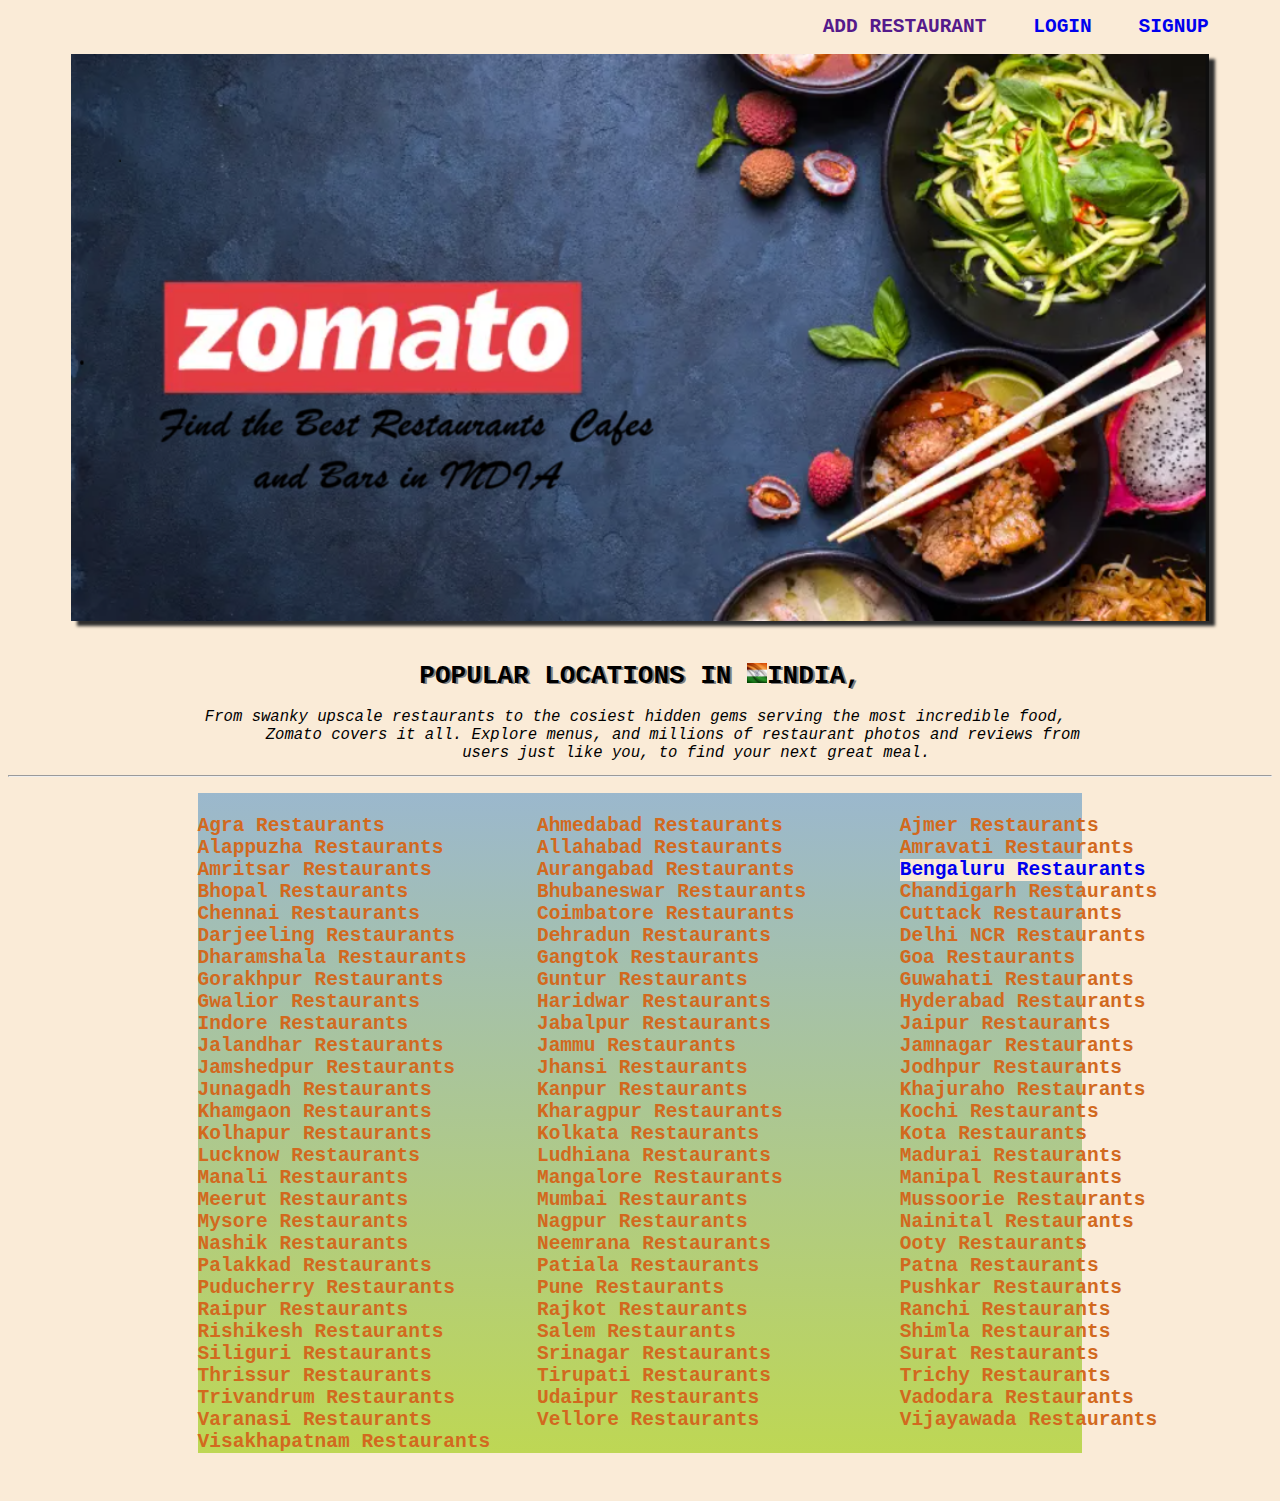
<file: index.html>
<!DOCTYPE html>
<html lang="en">
<head>
    <meta charset="UTF-8">
    <meta name="viewport" content="width=device-width, initial-scale=1.0">
    <title>Best Restaurents in INDIA - ZOMATO</title>
    <link rel="icon" href="zoicon.ico" >
    <style>
        *{
            background-color: antiquewhite;
        }
        #imgz{
            box-shadow: 6px 5px 3px rgb(45, 45, 45);
        }
        #pop{
            text-shadow: 2px 1px grey;
            background-image:linear-gradient(#9BB8CD,#BED754);
        }
        #loc{
            background-image:linear-gradient(#9BB8CD,#BED754);
            color: chocolate;
            width: 70%;
        }
        a:hover{
            background-color: rgb(206, 97, 97);
        }
    </style>
</head>
<body>
    <pre id="lol" style="text-align: right;margin-right:5%;"><h2><a href="" style="text-decoration: none;">ADD RESTAURANT</a>    <a href="login.html" target="_top" style="text-decoration: none;">LOGIN</a>    <a href="signup.html" target="_self" style="text-decoration: none;">SIGNUP</a></h2></pre>
    <center><img src="zomato.png" alt="img" height="45%" width="90%" id="imgz"></center><br>
    <pre><h1 id="pop"><center>POPULAR LOCATIONS IN <img src="ind.jpg" alt="img" height="20px" width="20px">INDIA,</center></h1></pre>
    <pre><center><big><i>From swanky upscale restaurants to the cosiest hidden gems serving the most incredible food, 
        Zomato covers it all. Explore menus, and millions of restaurant photos and reviews from 
            users just like you, to find your next great meal.</i></big></center></pre>
            <hr>
<pre><center><h2 id="loc">
Agra Restaurants             Ahmedabad Restaurants          Ajmer Restaurants     
Alappuzha Restaurants        Allahabad Restaurants          Amravati Restaurants  
Amritsar Restaurants         Aurangabad Restaurants         <a href="home.html" style="text-decoration: none;">Bengaluru Restaurants</a> 
Bhopal Restaurants           Bhubaneswar Restaurants        Chandigarh Restaurants
Chennai Restaurants          Coimbatore Restaurants         Cuttack Restaurants   
Darjeeling Restaurants       Dehradun Restaurants           Delhi NCR Restaurants 
Dharamshala Restaurants      Gangtok Restaurants            Goa Restaurants       
Gorakhpur Restaurants        Guntur Restaurants             Guwahati Restaurants  
Gwalior Restaurants          Haridwar Restaurants           Hyderabad Restaurants 
Indore Restaurants           Jabalpur Restaurants           Jaipur Restaurants    
Jalandhar Restaurants        Jammu Restaurants              Jamnagar Restaurants  
Jamshedpur Restaurants       Jhansi Restaurants             Jodhpur Restaurants   
Junagadh Restaurants         Kanpur Restaurants             Khajuraho Restaurants 
Khamgaon Restaurants         Kharagpur Restaurants          Kochi Restaurants     
Kolhapur Restaurants         Kolkata Restaurants            Kota Restaurants      
Lucknow Restaurants          Ludhiana Restaurants           Madurai Restaurants   
Manali Restaurants           Mangalore Restaurants          Manipal Restaurants   
Meerut Restaurants           Mumbai Restaurants             Mussoorie Restaurants 
Mysore Restaurants           Nagpur Restaurants             Nainital Restaurants  
Nashik Restaurants           Neemrana Restaurants           Ooty Restaurants      
Palakkad Restaurants         Patiala Restaurants            Patna Restaurants     
Puducherry Restaurants       Pune Restaurants               Pushkar Restaurants   
Raipur Restaurants           Rajkot Restaurants             Ranchi Restaurants    
Rishikesh Restaurants        Salem Restaurants              Shimla Restaurants    
Siliguri Restaurants         Srinagar Restaurants           Surat Restaurants     
Thrissur Restaurants         Tirupati Restaurants           Trichy Restaurants    
Trivandrum Restaurants       Udaipur Restaurants            Vadodara Restaurants  
Varanasi Restaurants         Vellore Restaurants            Vijayawada Restaurants
Visakhapatnam Restaurants                                                         
</h2></center></pre>
</body>
</html>
</file>
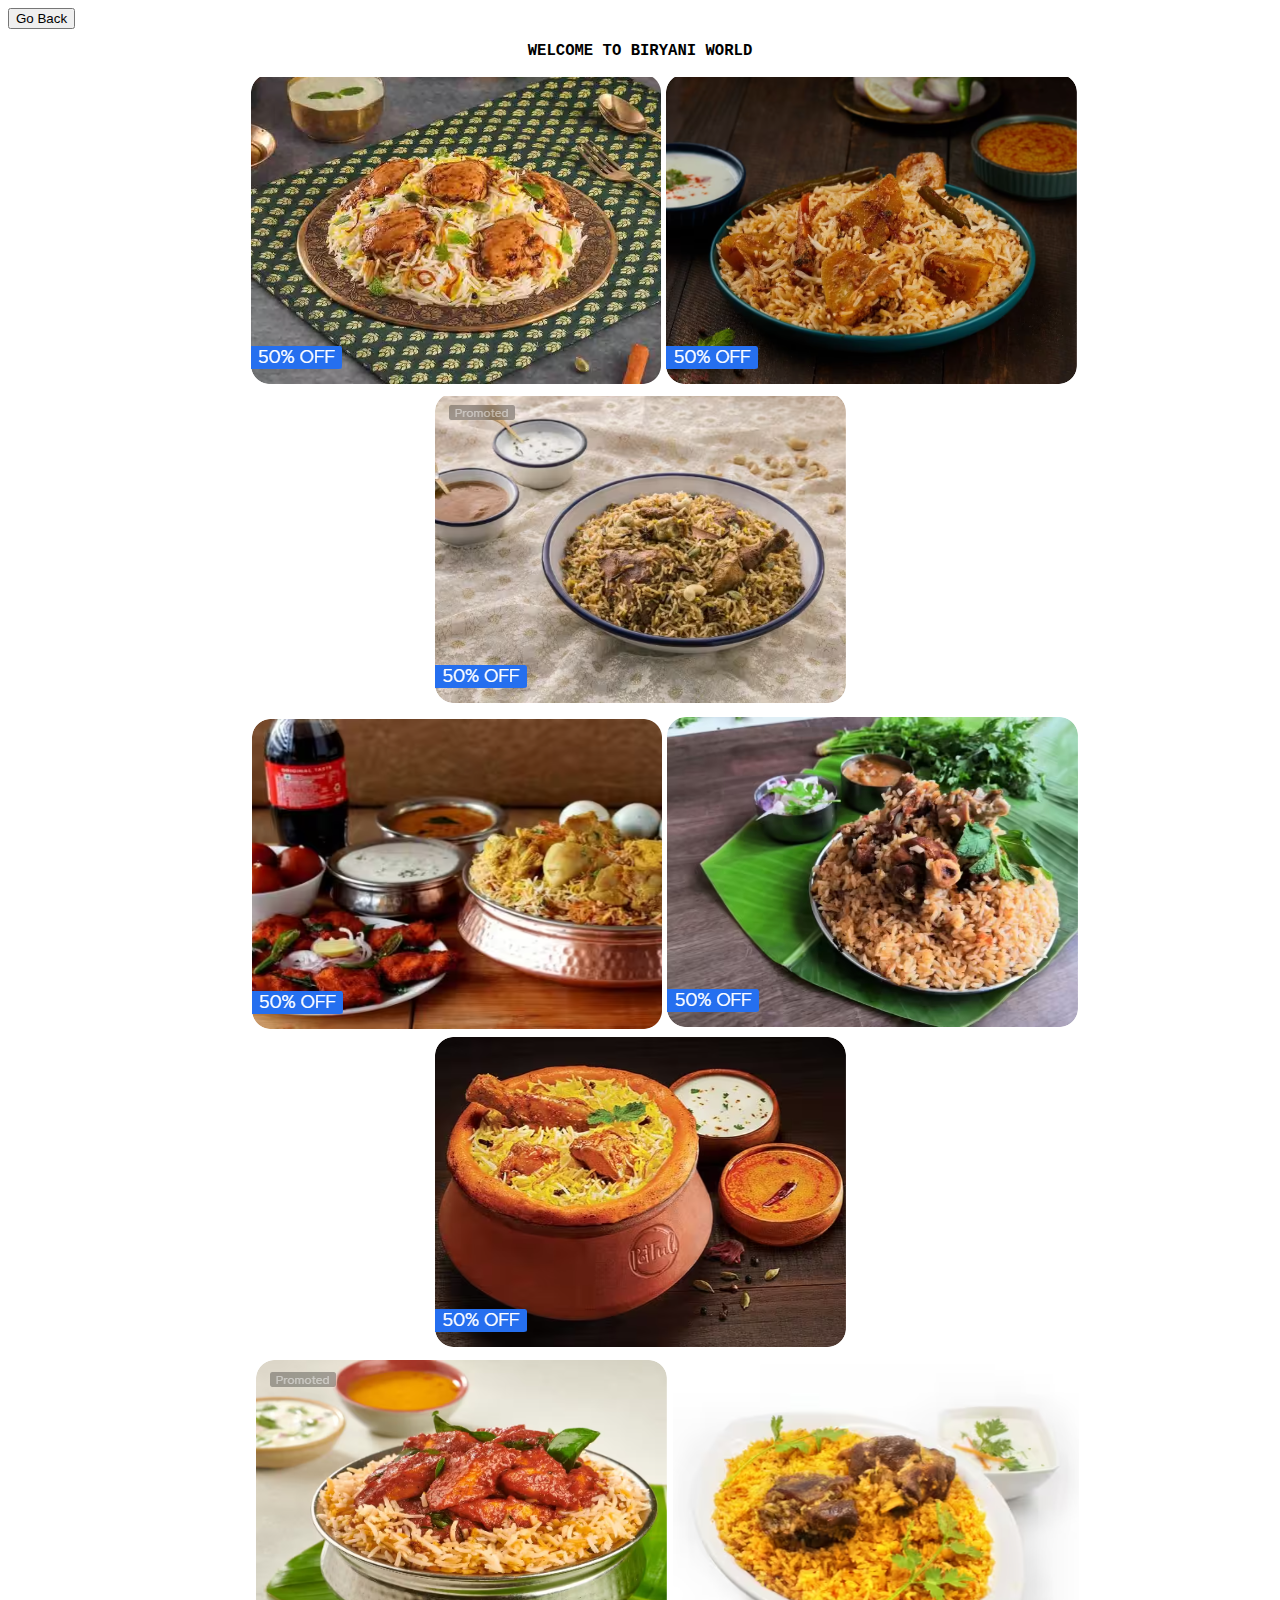
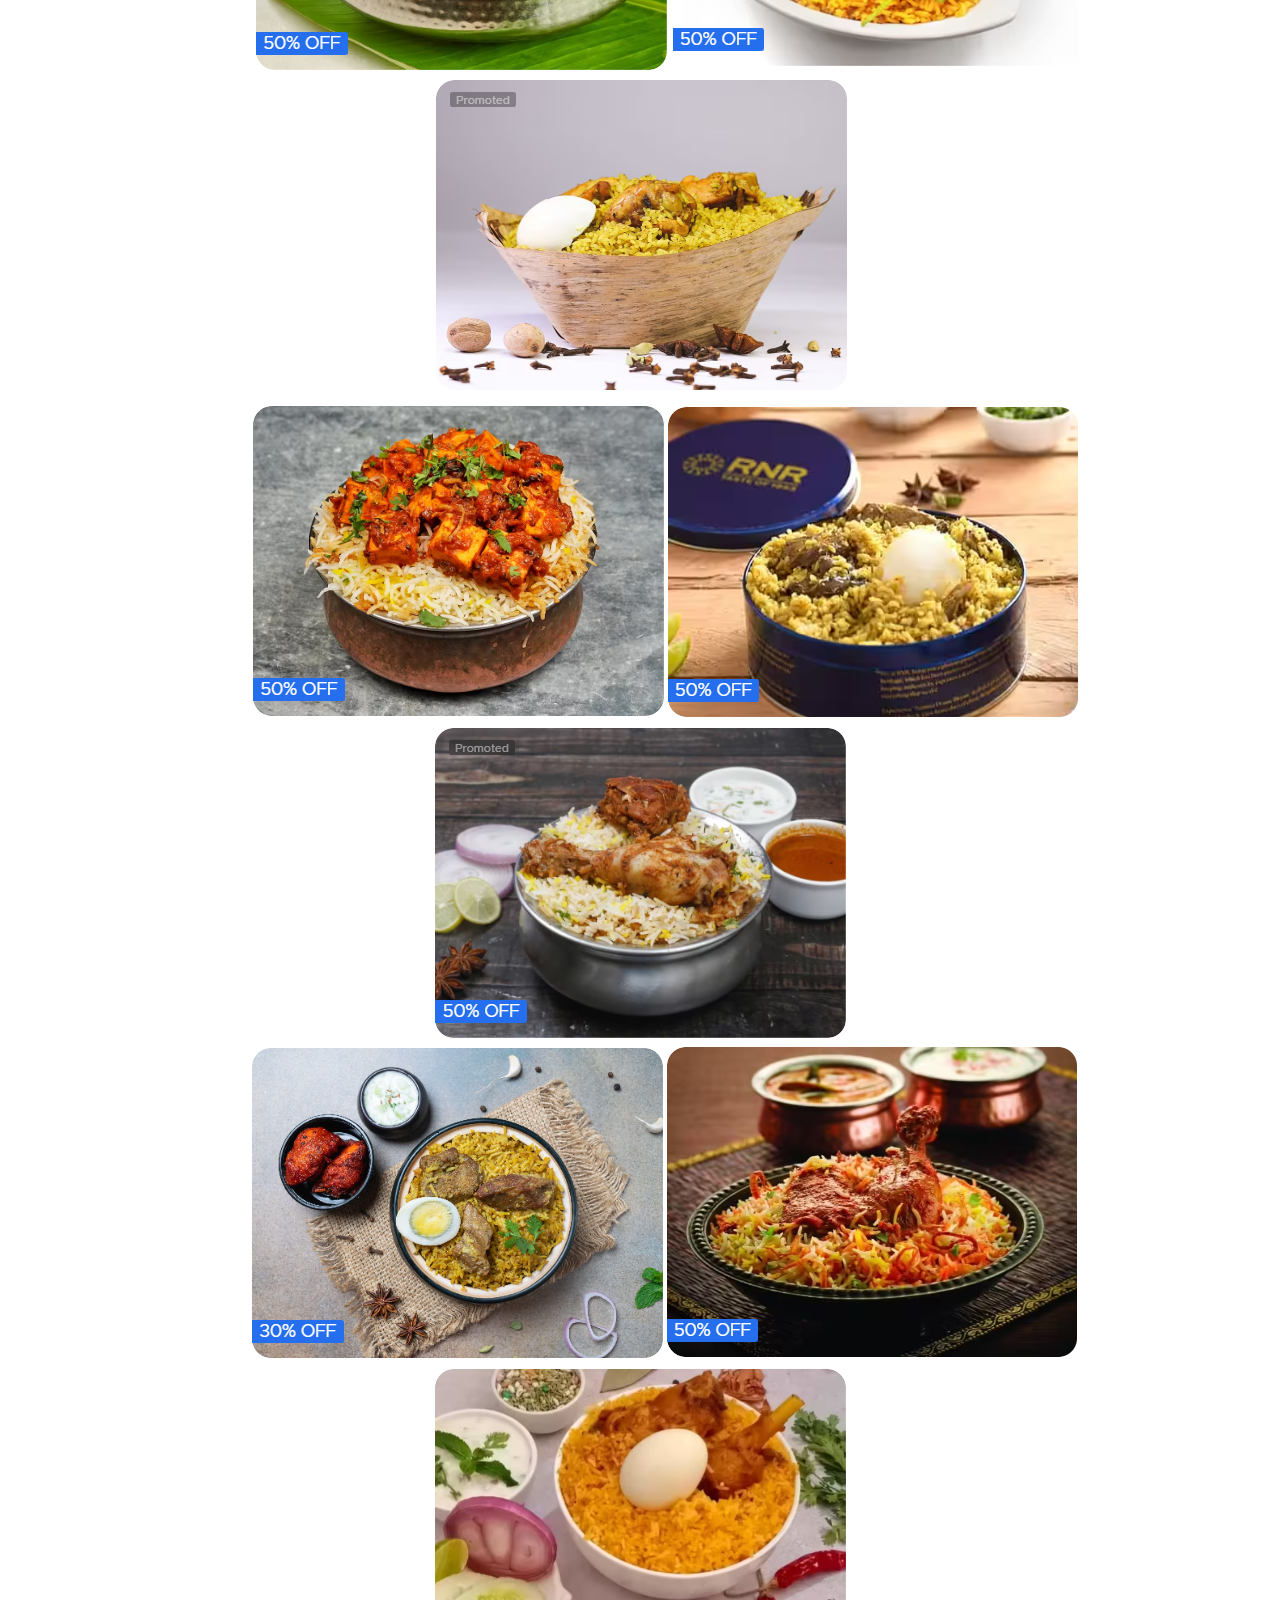
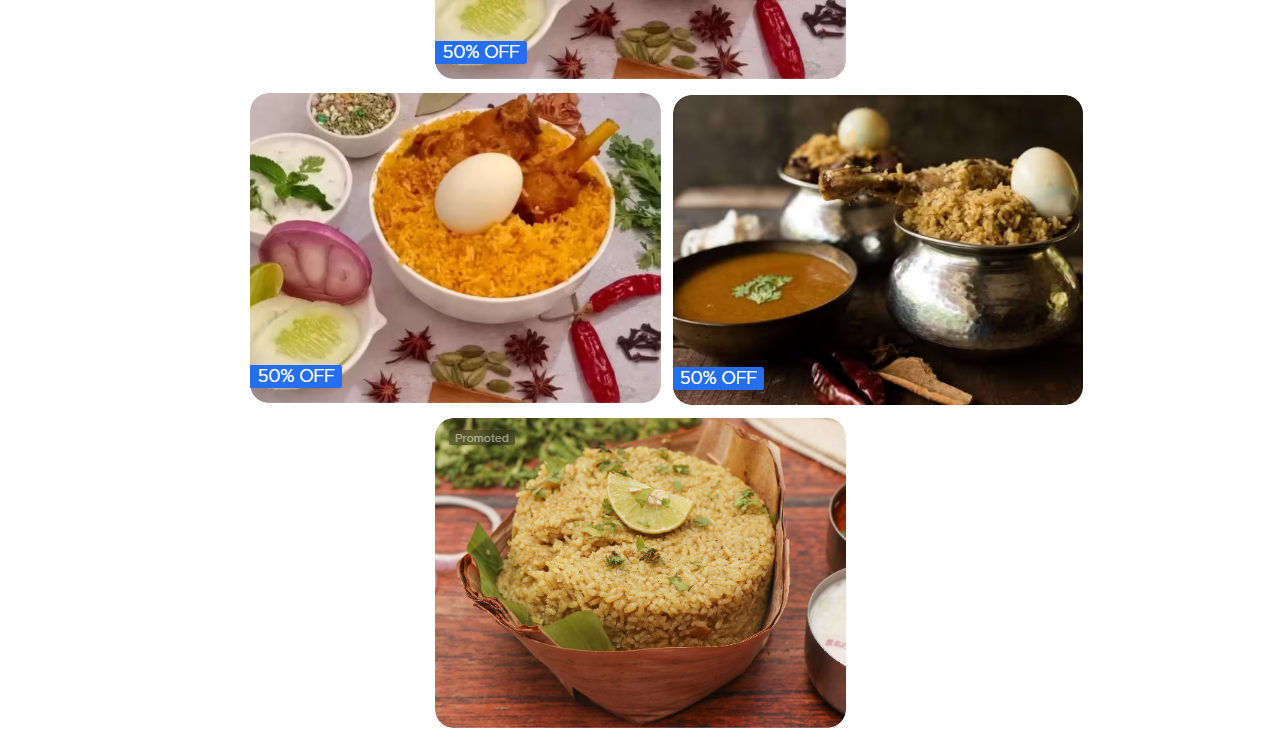
<file: bir_gallery.html>
<!DOCTYPE html>
<html lang="en">
<head>
    <meta charset="UTF-8">
    <meta name="viewport" content="width=device-width, initial-scale=1.0">
    <title>Famous Biryani</title>
    <link rel="icon" href="zoicon.ico" >
</head>
<body>
    <a href="home.html"><button>Go Back</button></a>
    <CENter>
        <pre><big><b>WELCOME TO BIRYANI WORLD</b></big></pre>
        &nbsp;&nbsp;&nbsp;&nbsp;&nbsp;&nbsp;&nbsp;&nbsp;&nbsp;&nbsp;&nbsp;&nbsp;<img src="b1.png" alt=""><img src="b2.png" alt=""><img src="b3.png" alt=""><br>
        &nbsp;&nbsp;&nbsp;&nbsp;&nbsp;&nbsp;&nbsp;&nbsp;&nbsp;&nbsp;&nbsp;&nbsp;<img src="b4.png" alt=""><img src="b5.png" alt=""><img src="b18.png" alt=""><br>
        &nbsp;&nbsp;&nbsp;&nbsp;&nbsp;&nbsp;&nbsp;&nbsp;&nbsp;&nbsp;&nbsp;&nbsp;<img src="b6.png" alt=""><img src="b7.png" alt=""><img src="b8.png" alt=""><br>
        &nbsp;&nbsp;&nbsp;&nbsp;&nbsp;&nbsp;&nbsp;&nbsp;&nbsp;&nbsp;&nbsp;&nbsp;<img src="b9.png" alt=""><img src="b10.png" alt=""><img src="b11.png" alt=""><br>
        &nbsp;&nbsp;&nbsp;&nbsp;&nbsp;&nbsp;&nbsp;&nbsp;&nbsp;&nbsp;&nbsp;&nbsp;<img src="b12.png" alt=""><img src="b13.png" alt=""><img src="b14.png" alt=""><br>
        &nbsp;&nbsp;&nbsp;&nbsp;&nbsp;&nbsp;&nbsp;&nbsp;&nbsp;&nbsp;&nbsp;&nbsp;<img src="b14.png" alt=""><img src="b16.png" alt=""><img src="b17.png" alt=""><br>
    </CENter>
</body>
</html>
</file>
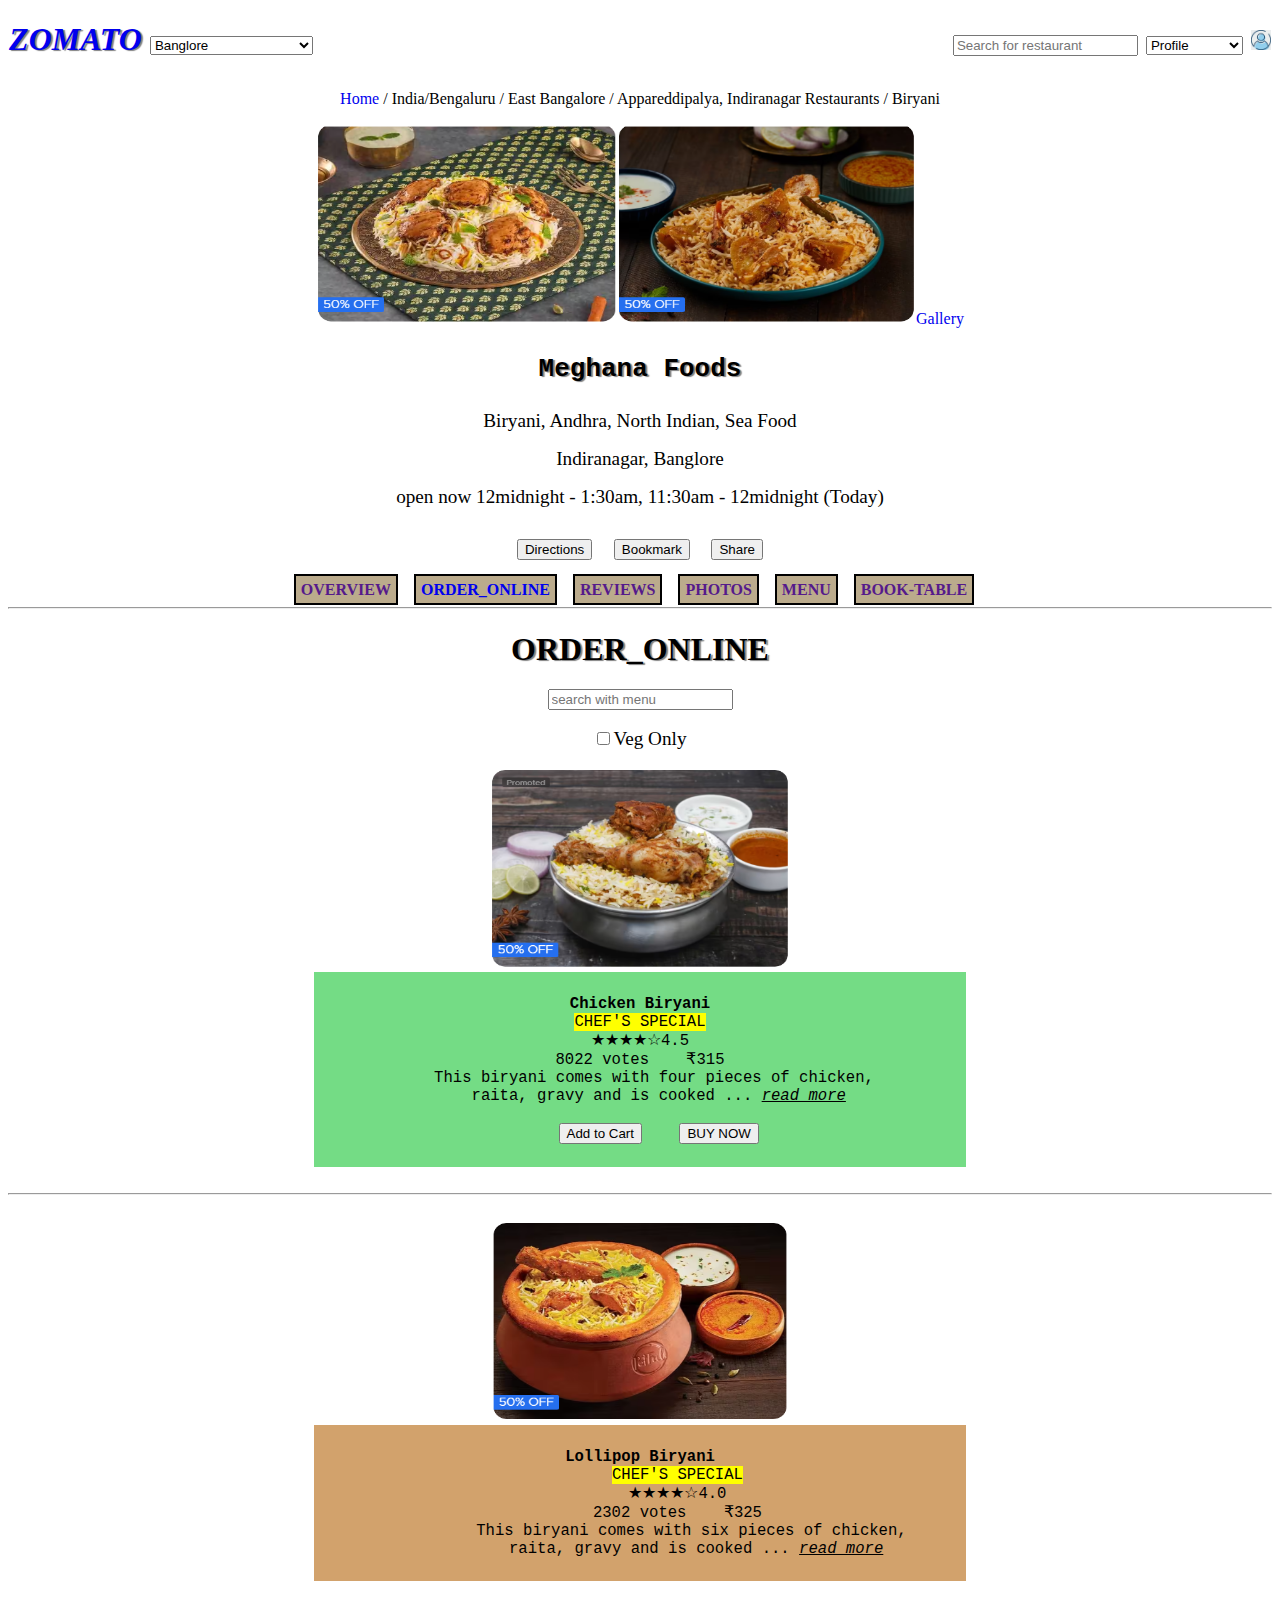
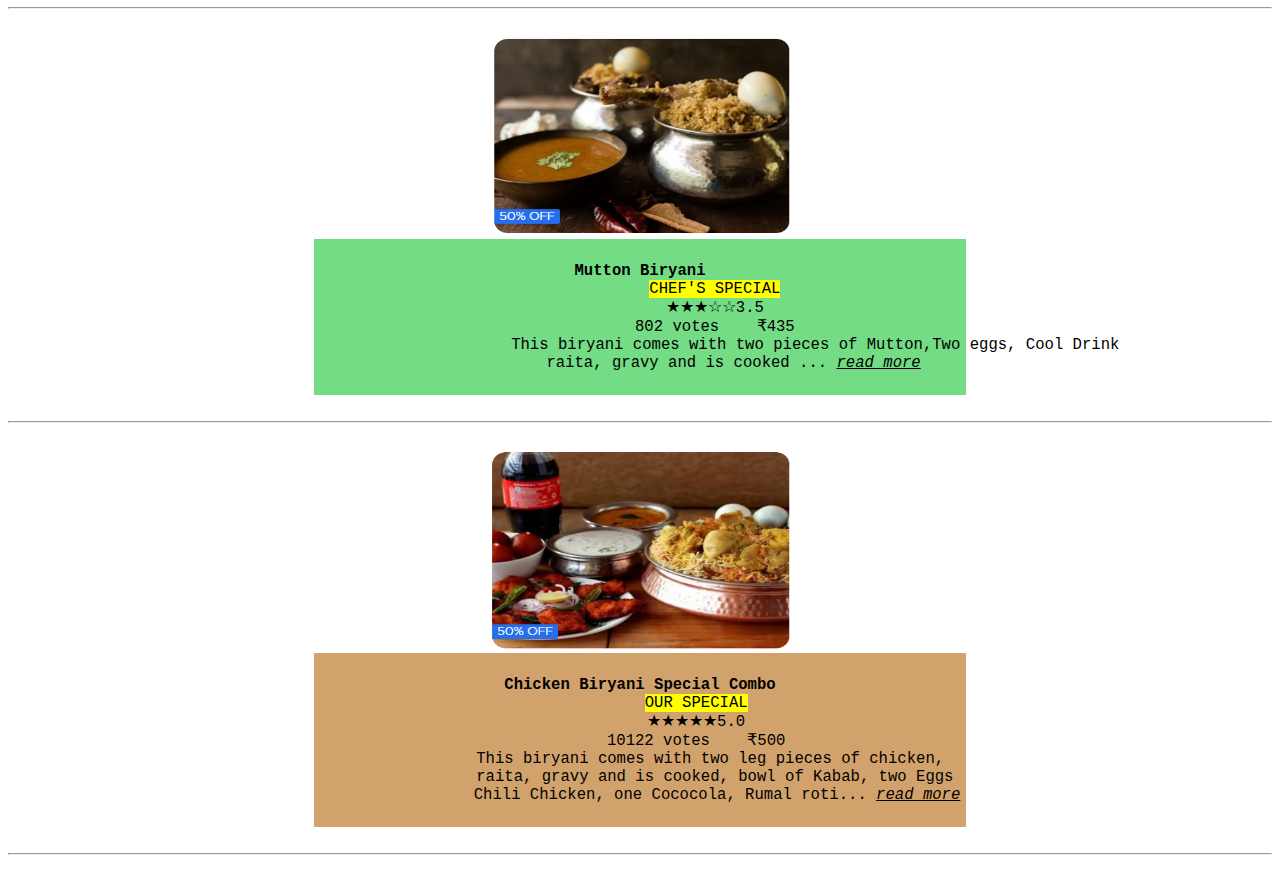
<file: biryani.html>
<!DOCTYPE html>
<html lang="en">
<head>
    <meta charset="UTF-8">
    <meta name="viewport" content="width=device-width, initial-scale=1.0">
    <title>Feel the Real Taste of Biryani</title>
    <link rel="icon" href="zoicon.ico" >
    <style>
        h1{
            text-shadow: 2px 1px 1px grey;
        }
       a{
        text-decoration: none;
       }
        #filt{
            background-color: #BBAB8C;
            padding: 5px;
            border: 2px solid black;
        }
        #b1
        {
            padding: 10px;
            width: 50%;
            background-color: rgb(116, 220, 133);
        }
        #b2{
            padding: 10px;
            width: 50%;
            background-color: rgb(210, 162, 108);
        }
    </style>
</head>
<body>
    <center>
        <h1><i><b><a href="home.html">ZOMATO</a>
            <select>
                <option>Banglore</option>
                <option>Detect Current Location</option>
                <option>Add New Address</option>
            </select>
            <input type="search" placeholder="Search for restaurant" style="margin-left: 50%;">
            <select>
                <option>Profile</option>
                <option>Notifications</option>
                <option>Bookmarks</option>
                <option>Reviews</option>
                <option>Network</option>
                <option>Find Friends</option>
                <option>Settings</option>
                <option>Log Out</option>
            </select>
        <img src="prof.png" alt="" height="20px" width="20px"></p></b></i></h1>
        <p><a href="home.html">Home</a> / India/Bengaluru / East Bangalore / Appareddipalya, Indiranagar Restaurants / Biryani</p>
        <img src="b1.png" alt="" height="200px" width="300px"><img src="b2.png" alt="" height="200px" width="300px"><a href="bir_gallery.html">Gallery</a>
        <h1><pre>Meghana Foods</pre></h1>
        <p><big>Biryani, Andhra, North Indian, Sea Food</big></p>
        <p><big>Indiranagar, Banglore</big></p>
        <p><big>open now 12midnight - 1:30am, 11:30am - 12midnight (Today)</big></p>
        <h2><big><a href="https://maps.app.goo.gl/PPhcty21zK6UrYMW7"><button>Directions</button></a>&nbsp;&nbsp;&nbsp;<a href=""><button>Bookmark</button></a>&nbsp;&nbsp;&nbsp;<a href=""><button>Share</button></a></big></h2>
        <a href="" target="_self" id="filt"><b>OVERVIEW</b></a>&nbsp;&nbsp;&nbsp;
        <a href="checkout.html" target="_self" id="filt"><b>ORDER_ONLINE</b></a>&nbsp;&nbsp;&nbsp;
        <a href="" target="_self" id="filt"><b>REVIEWS</b></a>&nbsp;&nbsp;&nbsp;
        <a href="" target="_self" id="filt"><b>PHOTOS</b></a>&nbsp;&nbsp;&nbsp;
        <a href="" target="_self" id="filt"><b>MENU</b></a>&nbsp;&nbsp;&nbsp;
        <a href="" target="_self" id="filt"><b>BOOK-TABLE</b></a>&nbsp;&nbsp;&nbsp;
        <hr>
    </center>
    <center>
        <h1>ORDER_ONLINE</h1>
        <input type="search" placeholder="search with menu"><br><br>
        <input type="checkbox" id="veg"><label for="veg"><big>Veg Only</big></label><br><br>
        
        <a href="checkout.html"><img src="b11.png" alt="" height="200px" width="300px"></a><br>
        <div id="b1">
        <pre><big><b>Chicken Biryani</b>
<mark>CHEF'S SPECIAL</mark>
&#9733;&#9733;&#9733;&#9733;&#9734;4.5
8022 votes    ₹315
    This biryani comes with four pieces of chicken, 
    raita, gravy and is cooked ... <u><i>read more</i></u><br>
    <button>Add to Cart</button>    <a href="checkout.html"><button>BUY NOW</button></a></big></pre>
        </div><br><hr><br>

<a href="checkout.html"><img src="b18.png" alt="" height="200px" width="300px"></a><br>
    <div id="b2">
        <pre><big><b>Lollipop Biryani</b>
        <mark>CHEF'S SPECIAL</mark>
        &#9733;&#9733;&#9733;&#9733;&#9734;4.0
        2302 votes    ₹325
            This biryani comes with six pieces of chicken, 
            raita, gravy and is cooked ... <u><i>read more</i></u></big></pre>
        </div><br><hr><br>

    <a href="checkout.html"><img src="b16.png" alt="" height="200px" width="300px"></a><br>
        <div id="b1">
            <pre><big><b>Mutton Biryani</b>
                <mark>CHEF'S SPECIAL</mark>
                &#9733;&#9733;&#9733;&#9734;&#9734;3.5
                802 votes    ₹435
                    This biryani comes with two pieces of Mutton,Two eggs, Cool Drink
                    raita, gravy and is cooked ... <u><i>read more</i></u></big></pre>
        </div><br><hr><br>

    <a href="checkout.html"><img src="b4.png" alt="" height="200px" width="300px"></a><br>
       <div id="b2">
        <pre><big><b>Chicken Biryani Special Combo</b>
            <mark>OUR SPECIAL</mark>
            &#9733;&#9733;&#9733;&#9733;&#9733;5.0
            10122 votes    ₹500
                This biryani comes with two leg pieces of chicken, 
                raita, gravy and is cooked, bowl of Kabab, two Eggs
                Chili Chicken, one Cococola, Rumal roti... <u><i>read more</i></u></big></pre>
       </div><br><hr><br>
    </center>
</body>
</html>
</file>
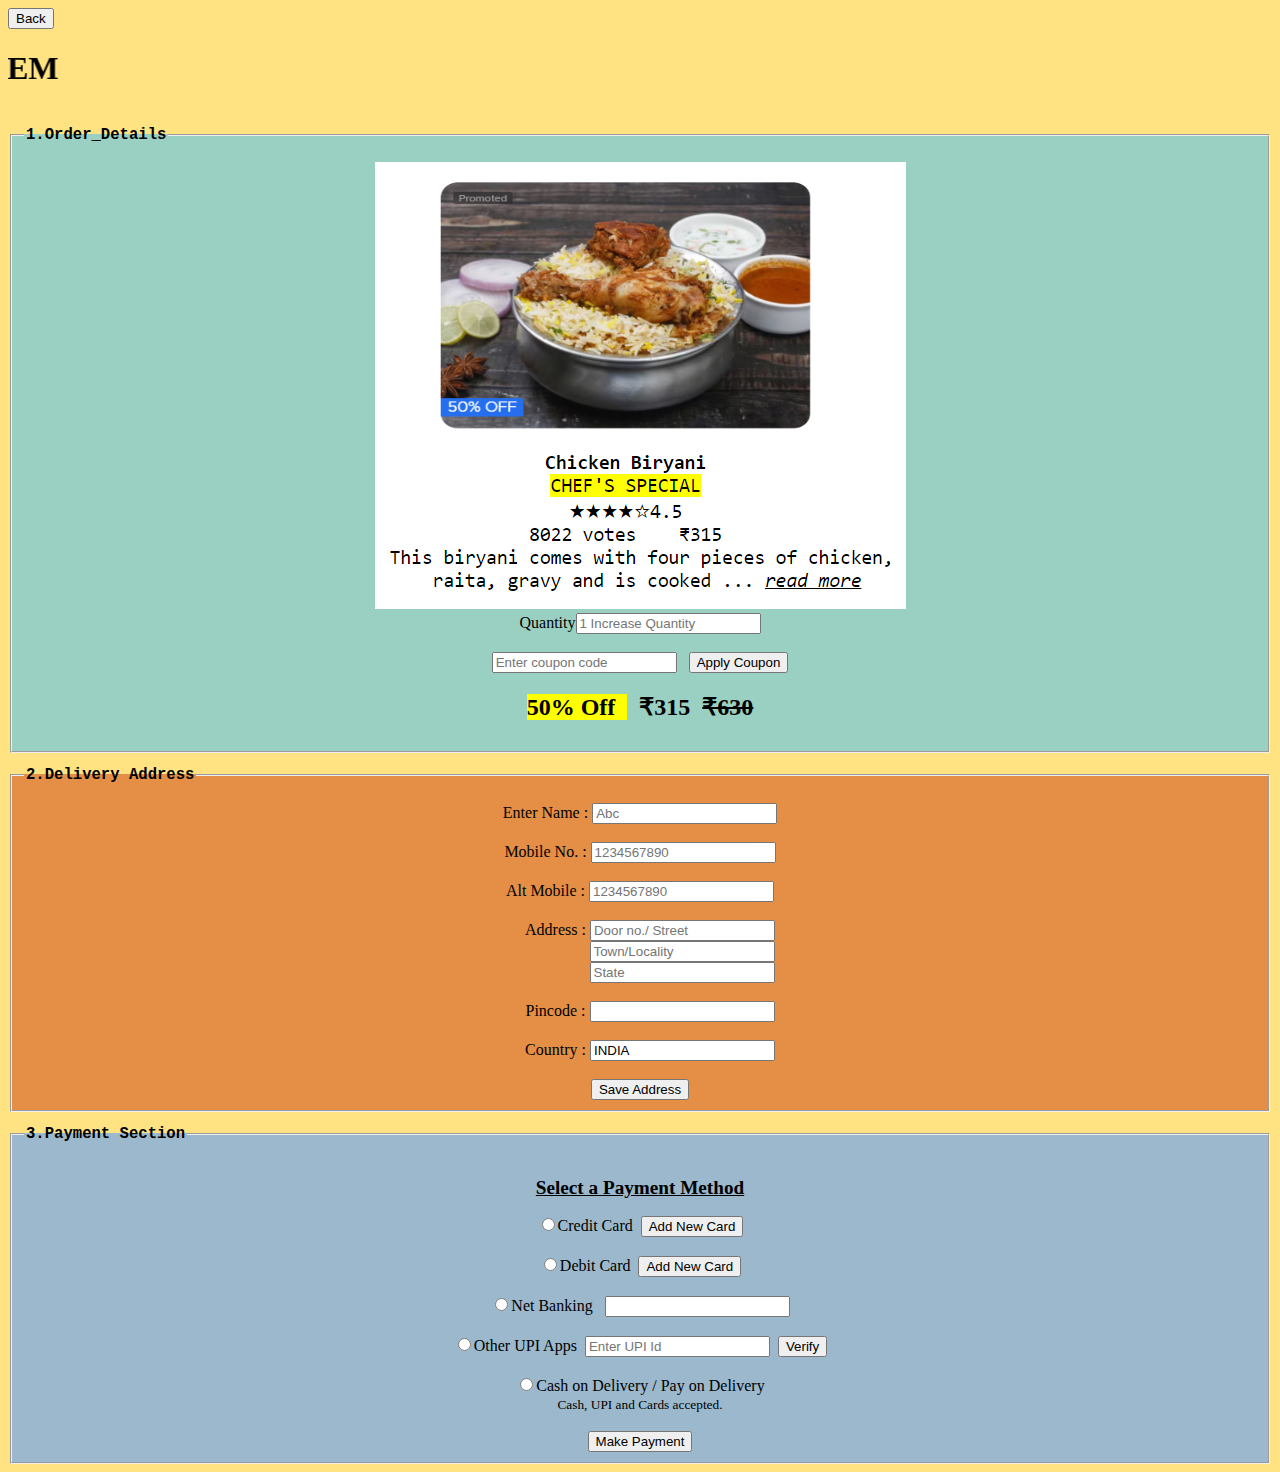
<file: checkout.html>
<!DOCTYPE html>
<html lang="en">
<head>
    <meta charset="UTF-8">
    <meta name="viewport" content="width=device-width, initial-scale=1.0">
    <title>Order your food</title>
    <link rel="icon" href="zoicon.ico" >
    <style>
        #f1{
            background-color: #9AD0C2;
        }
        #f2{
            background-color: #E48F45;
        }
        #f3{
            background-color: #9BB8CD;
        }
    </style>
</head>
<body style="background-color: #FFE382;">
    <a href="biryani.html"><button>Back</button></a>
    <MARquee behaviour="alternate" direction="right"><h1>ORDER YOUR FIRST ITEM</h1></MARquee>
    <CENter>
        <form action="">
            <fieldset id="f1">
                <legend><pre><big><b>1.Order_Details</b></big></pre></legend>
                <img src="order.png" alt="your order"><br>
                <label for="qnt">Quantity</label><input type="number" id="qnt" placeholder="1 Increase Quantity"><br><br>
                <input type="text" id="coupon" placeholder="Enter coupon code"><label for="coupon">&nbsp;&nbsp;&nbsp;<button>Apply Coupon</button></label>
                <h2><mark>50% Off&nbsp;&nbsp;</mark>&nbsp;&nbsp;₹315&nbsp;&nbsp;<s>₹630</s>  </h2>
            </fieldset>
        </form>
        <form action="">
            <fieldset id="f2">
                <legend><pre><big><b>2.Delivery Address</b></big></pre></legend>
                <label for="name">Enter Name : </label><input type="text" id="name" placeholder="Abc" required><br><br>
                <label for="mobile">Mobile No. : </label><input type="text" id="mobile" placeholder="1234567890" pattern="[6-9]{1}[0-9]{9}" required><br><br>
                <label for="mobil">Alt Mobile : </label><input type="text" id="mobil" placeholder="1234567890" pattern="[6-9]{1}[0-9]{9}" required><br><br>
                <label for="mobile">&nbsp;&nbsp;&nbsp;&nbsp;&nbsp;Address : </label><input type="text" placeholder="Door no./ Street" required><br>
                &nbsp;&nbsp;&nbsp;&nbsp;&nbsp;&nbsp;&nbsp;&nbsp;&nbsp;&nbsp;&nbsp;&nbsp;&nbsp;&nbsp;&nbsp;&nbsp;&nbsp;&nbsp;&nbsp;&nbsp;&nbsp;<input type="text" placeholder="Town/Locality"><br>
                &nbsp;&nbsp;&nbsp;&nbsp;&nbsp;&nbsp;&nbsp;&nbsp;&nbsp;&nbsp;&nbsp;&nbsp;&nbsp;&nbsp;&nbsp;&nbsp;&nbsp;&nbsp;&nbsp;&nbsp;&nbsp;<input type="text" placeholder="State"><br><br>
                &nbsp;&nbsp;&nbsp;&nbsp;&nbsp;<label for="pincode">Pincode : </label><input type="text" id="pincode" pattern="[0-9]{6}" required><br><br>
                &nbsp;&nbsp;&nbsp;&nbsp;&nbsp;<label for="country">Country : </label><input type="text" value="INDIA"><br><br>
                <button>Save Address</button>
            </fieldset>
        </form>
        <form action="final.html">
            <fieldset id="f3">
                <legend><pre><big><b>3.Payment Section</b></big></pre></legend>
                <b><p><big><u>Select a Payment Method</u></big></p></b>
                <input type="radio" id="credit" name="pay"><label for="credit">Credit Card</label>&nbsp;&nbsp;<button id="credit">Add New Card</button><br><br>
                <input type="radio" id="debit" name="pay"><label for="debit">Debit Card</label>&nbsp;&nbsp;<button id="debit">Add New Card</button><br><br>
                <input type="radio" id="net" name="pay"><label for="net">Net Banking</label>&nbsp;&nbsp;
                <input list="bank">
                <datalist id="bank">
                    <option>Airtel Payment Bank</option>
                    <option>SBI</option>
                    <option>HDFC</option>
                    <option>Union Bank</option>
                    <option>Canara</option>
                    <option>Federal Bank</option>
                    <option>ICICI Bank</option>
                </datalist><br><br>
                <input type="radio" id="other" name="pay"><label for="other" name="pay">Other UPI Apps</label>&nbsp;&nbsp;<input type="text" placeholder="Enter UPI Id">&nbsp;&nbsp;<button>Verify</button><br><br>
                <input type="radio" id="cod"><label for="cod" name="pay">Cash on Delivery / Pay on Delivery</label><br>
                <small>Cash, UPI and Cards accepted.</small><br><br>
                <button>Make Payment</button>
            </fieldset>
        </form>
    </CENter>
    <center>
        <form action="final.html">

        </form>
    </center>
</body>
</html>
</file>
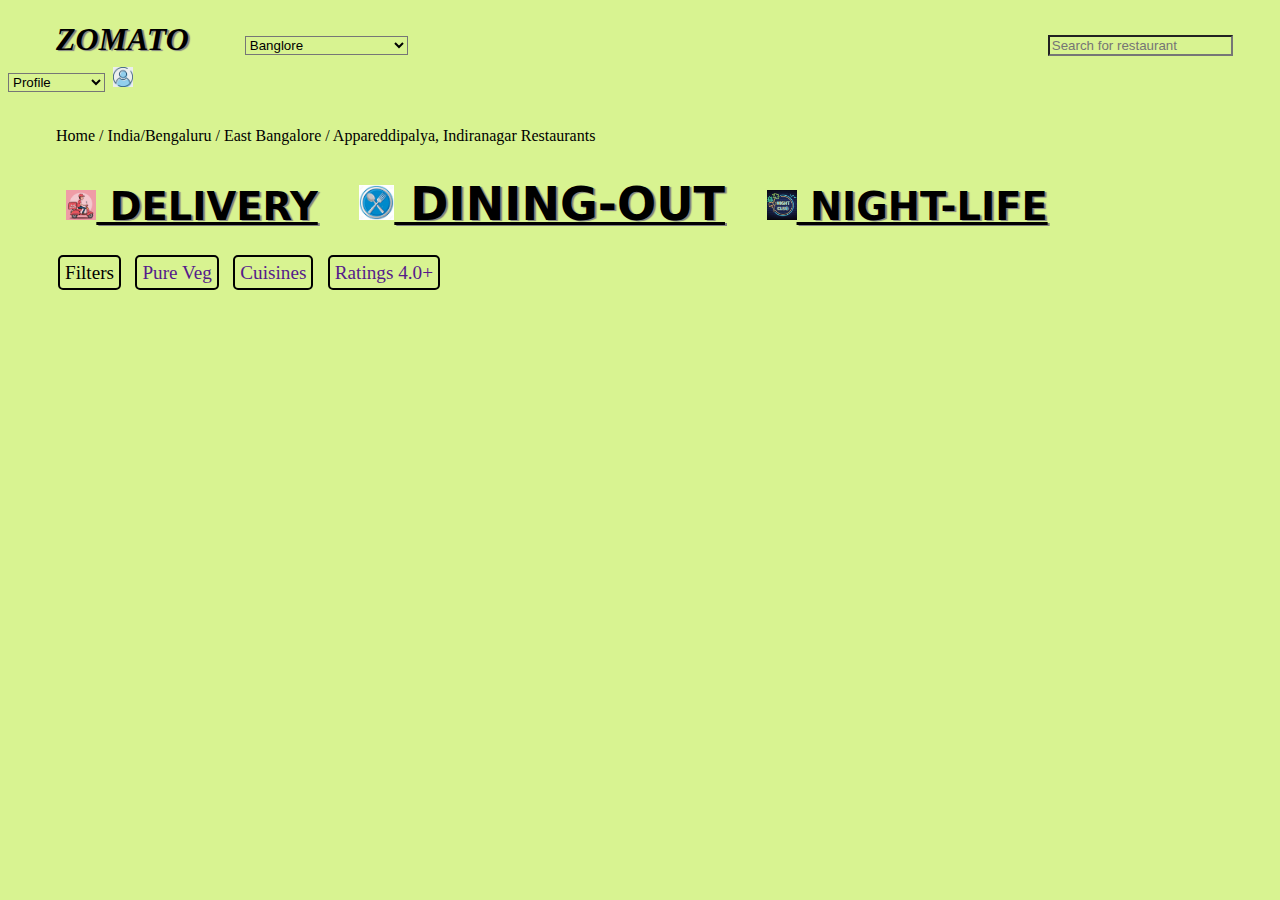
<file: dining.html>
<!DOCTYPE html>
<html lang="en">
<head>
    <meta charset="UTF-8">
    <meta name="viewport" content="width=device-width, initial-scale=1.0">
    <title>Reserve your Dining</title>
    <link rel="icon" href="zoicon.ico" >
    <link rel="stylesheet" href="home.css">
</head>
<body>
    <h1><i><b>&nbsp;&nbsp;&nbsp;&nbsp;&nbsp;&nbsp;<a href="home.html">ZOMATO</a>&nbsp;&nbsp;&nbsp;&nbsp;&nbsp;&nbsp;<td>
        <select>
            <option>Banglore</option>
            <option>Detect Current Location</option>
            <option>Add New Address</option>
        </select>
        <input type="search" placeholder="Search for restaurant" style="margin-left:50%;">
    </td>
    <td>
        <select>
            <option>Profile</option>
            <option>Notifications</option>
            <option>Bookmarks</option>
            <option>Reviews</option>
            <option>Network</option>
            <option>Find Friends</option>
            <option>Settings</option>
            <option>Log Out</option>
        </select>
    </td>
    <img src="prof.png" alt="" height="20px" width="20px"></p></b></i></h1>
    <p>&nbsp;&nbsp;&nbsp;&nbsp;&nbsp;&nbsp;&nbsp;&nbsp;&nbsp;&nbsp;&nbsp;&nbsp;<a href="home.html">Home</a> / India/Bengaluru / East Bangalore / Appareddipalya, Indiranagar Restaurants</p>
    <h1><big><pre>&nbsp;&nbsp;&nbsp;<u><a href="order.html" target="_self" id="link"><img src="delivery.png" alt="" height="30px" width="30px">&nbsp;DELIVERY</a></u>  <u><a href="dining.html" target="_self" id="link"><img src="dining1.jpg" alt="" height="35px" width="35px"><big>&nbsp;DINING-OUT</big></a></u>  <u><a href="nightlife.html" target="_self" id="link"><img src="club.png" alt="" height="30px" width="30px">&nbsp;NIGHT-LIFE</a></u></pre></big></h1>
    <p style="margin-left: 50px;"><big><a href="filters.html" class="fil">Filters</a>&nbsp;&nbsp;&nbsp;<a href="" class="fil">Pure Veg</a>&nbsp;&nbsp;&nbsp;<a href="" class="fil">Cuisines</a>&nbsp;&nbsp;&nbsp;<a href="" class="fil">Ratings 4.0+</a></big></p>
</body>
</html>
</file>
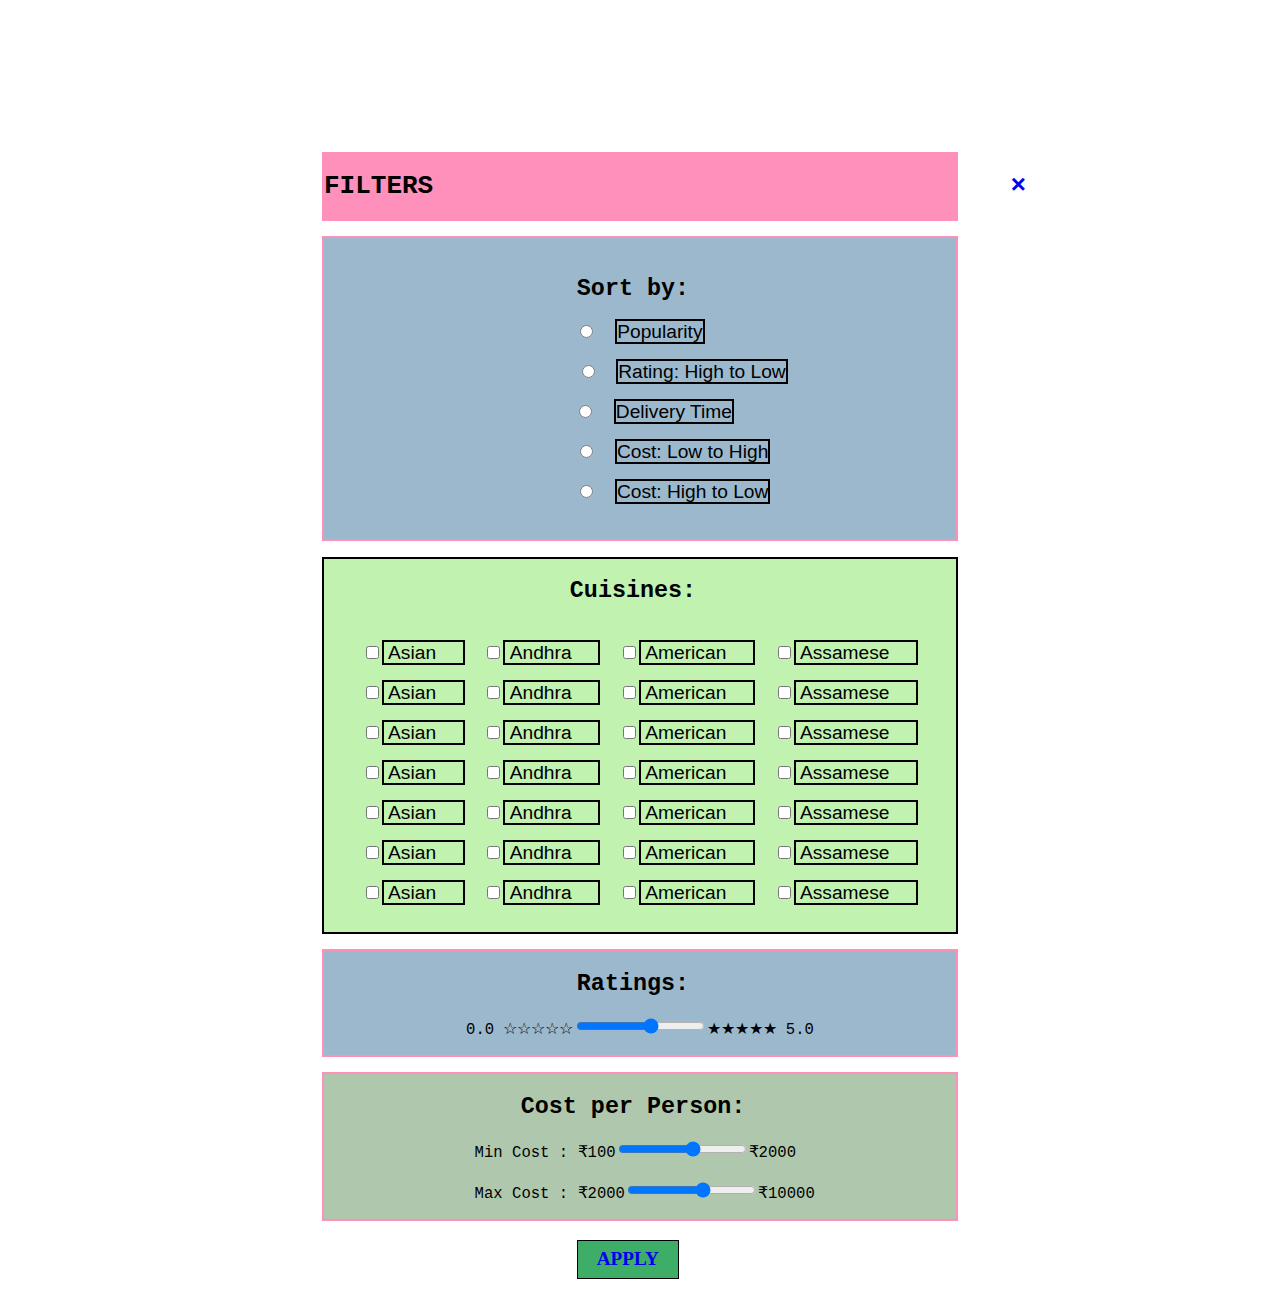
<file: filters.html>
<!DOCTYPE html>
<html lang="en">
<head>
    <meta charset="UTF-8">
    <meta name="viewport" content="width=device-width, initial-scale=1.0">
    <title>Customize your Taste</title>
    <link rel="stylesheet" href="filters.css">
    <link rel="icon" href="zoicon.ico" >
</head>
<center>
    <body>
        <marquee behavior="scroll" scrollamount="5"  direction="up" height="30%">
        <p id="cus">CUSTOMIZE YOUR FOOD TYPE</p>
        </marquee>
        <pre id="hed"><h1>FILTERS&nbsp;&nbsp;&nbsp;&nbsp;&nbsp;&nbsp;&nbsp;&nbsp;&nbsp;&nbsp;&nbsp;&nbsp;&nbsp;&nbsp;&nbsp;&nbsp;&nbsp;    &nbsp;&nbsp;&nbsp;&nbsp;&nbsp;&nbsp;&nbsp;&nbsp;&nbsp;&nbsp;&nbsp;&nbsp;&nbsp;&nbsp;&nbsp; <a href="order.html">&times;</a>    </h1></pre>
    </center>
        <form action="order.html">
            <center><big><pre id="sort">  <h2>Sort by: </h2><input type="radio" id="popular" name="sort">  <label for="popular">Popularity</label><br>       
         <input type="radio" id="rating" name="sort">  <label for="rating">Rating: High to Low</label><br>
   <input type="radio" id="time" name="sort">  <label for="time">Delivery Time</label><br>          
       <input type="radio" id="costl" name="sort">  <label for="costl">Cost: Low to High</label><br>    
       <input type="radio" id="costh" name="sort">  <label for="costh">Cost: High to Low</label><br>
            </center>
            </pre>
            <center><pre id="cusin"><h2>Cuisines: </h2>
<input type="checkbox" id="abru"><label for="abru"> Asian&nbsp;&nbsp;&nbsp;&nbsp;&nbsp;</label>&nbsp;&nbsp;<input type="checkbox" id="aceh"><label for="aceh"> Andhra&nbsp;&nbsp;&nbsp;&nbsp;&nbsp;</label>&nbsp;&nbsp;<input type="checkbox" id="abru"><label for="aegan"> American&nbsp;&nbsp;&nbsp;&nbsp;&nbsp;</label>&nbsp;&nbsp;<input type="checkbox" id="abru"><label for="abru"> Assamese&nbsp;&nbsp;&nbsp;&nbsp;&nbsp;</label><br>
<input type="checkbox" id="abru"><label for="abru"> Asian&nbsp;&nbsp;&nbsp;&nbsp;&nbsp;</label>&nbsp;&nbsp;<input type="checkbox" id="aceh"><label for="aceh"> Andhra&nbsp;&nbsp;&nbsp;&nbsp;&nbsp;</label>&nbsp;&nbsp;<input type="checkbox" id="abru"><label for="aegan"> American&nbsp;&nbsp;&nbsp;&nbsp;&nbsp;</label>&nbsp;&nbsp;<input type="checkbox" id="abru"><label for="abru"> Assamese&nbsp;&nbsp;&nbsp;&nbsp;&nbsp;</label><br>
<input type="checkbox" id="abru"><label for="abru"> Asian&nbsp;&nbsp;&nbsp;&nbsp;&nbsp;</label>&nbsp;&nbsp;<input type="checkbox" id="aceh"><label for="aceh"> Andhra&nbsp;&nbsp;&nbsp;&nbsp;&nbsp;</label>&nbsp;&nbsp;<input type="checkbox" id="abru"><label for="aegan"> American&nbsp;&nbsp;&nbsp;&nbsp;&nbsp;</label>&nbsp;&nbsp;<input type="checkbox" id="abru"><label for="abru"> Assamese&nbsp;&nbsp;&nbsp;&nbsp;&nbsp;</label><br>
<input type="checkbox" id="abru"><label for="abru"> Asian&nbsp;&nbsp;&nbsp;&nbsp;&nbsp;</label>&nbsp;&nbsp;<input type="checkbox" id="aceh"><label for="aceh"> Andhra&nbsp;&nbsp;&nbsp;&nbsp;&nbsp;</label>&nbsp;&nbsp;<input type="checkbox" id="abru"><label for="aegan"> American&nbsp;&nbsp;&nbsp;&nbsp;&nbsp;</label>&nbsp;&nbsp;<input type="checkbox" id="abru"><label for="abru"> Assamese&nbsp;&nbsp;&nbsp;&nbsp;&nbsp;</label><br>
<input type="checkbox" id="abru"><label for="abru"> Asian&nbsp;&nbsp;&nbsp;&nbsp;&nbsp;</label>&nbsp;&nbsp;<input type="checkbox" id="aceh"><label for="aceh"> Andhra&nbsp;&nbsp;&nbsp;&nbsp;&nbsp;</label>&nbsp;&nbsp;<input type="checkbox" id="abru"><label for="aegan"> American&nbsp;&nbsp;&nbsp;&nbsp;&nbsp;</label>&nbsp;&nbsp;<input type="checkbox" id="abru"><label for="abru"> Assamese&nbsp;&nbsp;&nbsp;&nbsp;&nbsp;</label><br>
<input type="checkbox" id="abru"><label for="abru"> Asian&nbsp;&nbsp;&nbsp;&nbsp;&nbsp;</label>&nbsp;&nbsp;<input type="checkbox" id="aceh"><label for="aceh"> Andhra&nbsp;&nbsp;&nbsp;&nbsp;&nbsp;</label>&nbsp;&nbsp;<input type="checkbox" id="abru"><label for="aegan"> American&nbsp;&nbsp;&nbsp;&nbsp;&nbsp;</label>&nbsp;&nbsp;<input type="checkbox" id="abru"><label for="abru"> Assamese&nbsp;&nbsp;&nbsp;&nbsp;&nbsp;</label><br>
<input type="checkbox" id="abru"><label for="abru"> Asian&nbsp;&nbsp;&nbsp;&nbsp;&nbsp;</label>&nbsp;&nbsp;<input type="checkbox" id="aceh"><label for="aceh"> Andhra&nbsp;&nbsp;&nbsp;&nbsp;&nbsp;</label>&nbsp;&nbsp;<input type="checkbox" id="abru"><label for="aegan"> American&nbsp;&nbsp;&nbsp;&nbsp;&nbsp;</label>&nbsp;&nbsp;<input type="checkbox" id="abru"><label for="abru"> Assamese&nbsp;&nbsp;&nbsp;&nbsp;&nbsp;</label><br>
</pre></center>
<center>
<pre id="rate"><h2>Ratings: </h2><center><p>0.0&nbsp;&#9734;&#9734;&#9734;&#9734;&#9734;<input type="range" min="0" max="5">&#9733;&#9733;&#9733;&#9733;&#9733;&nbsp;5.0</p></center></pre>
<pre id="cost"><h2>Cost per Person: </h2><center><p>Min Cost : ₹100<input type="range" min="0" max="5">₹2000 <br><br> Max Cost : ₹2000<input type="range" min="0" max="5">₹10000</p></center></pre>
</center>
<p id="ap"><a href="order.html"><b>APPLY</b></a></p>
</big>
    </center>
</pre>
        </form>
    </body>

</html>
</file>
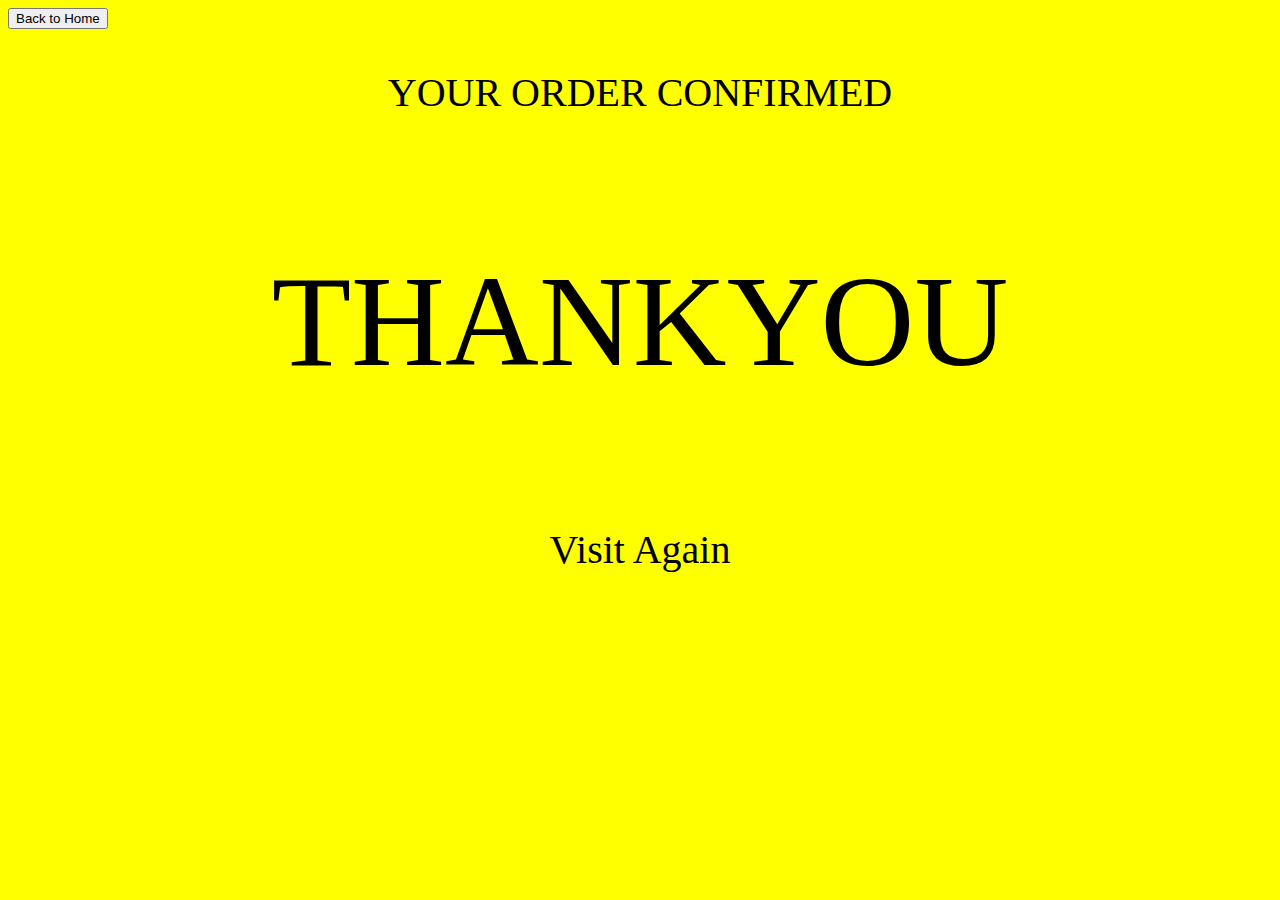
<file: final.html>
<!DOCTYPE html>
<html lang="en">
<head>
    <meta charset="UTF-8">
    <meta name="viewport" content="width=device-width, initial-scale=1.0">
    <title>Order Placed</title>
    <link rel="icon" href="zoicon.ico" >
</head>
<body bgcolor="yellow">
    <a href="home.html"><button>Back to Home</button></a>
    <center>
        <p style="font-size: 40PX; font-family:cursive;">YOUR ORDER CONFIRMED</p>
        <p style="font-size: 130PX;">THANKYOU</p>
        <p style="font-size: 40PX; font-family:cursive;">Visit Again</p>
    </center>
</body>
</html>
</file>
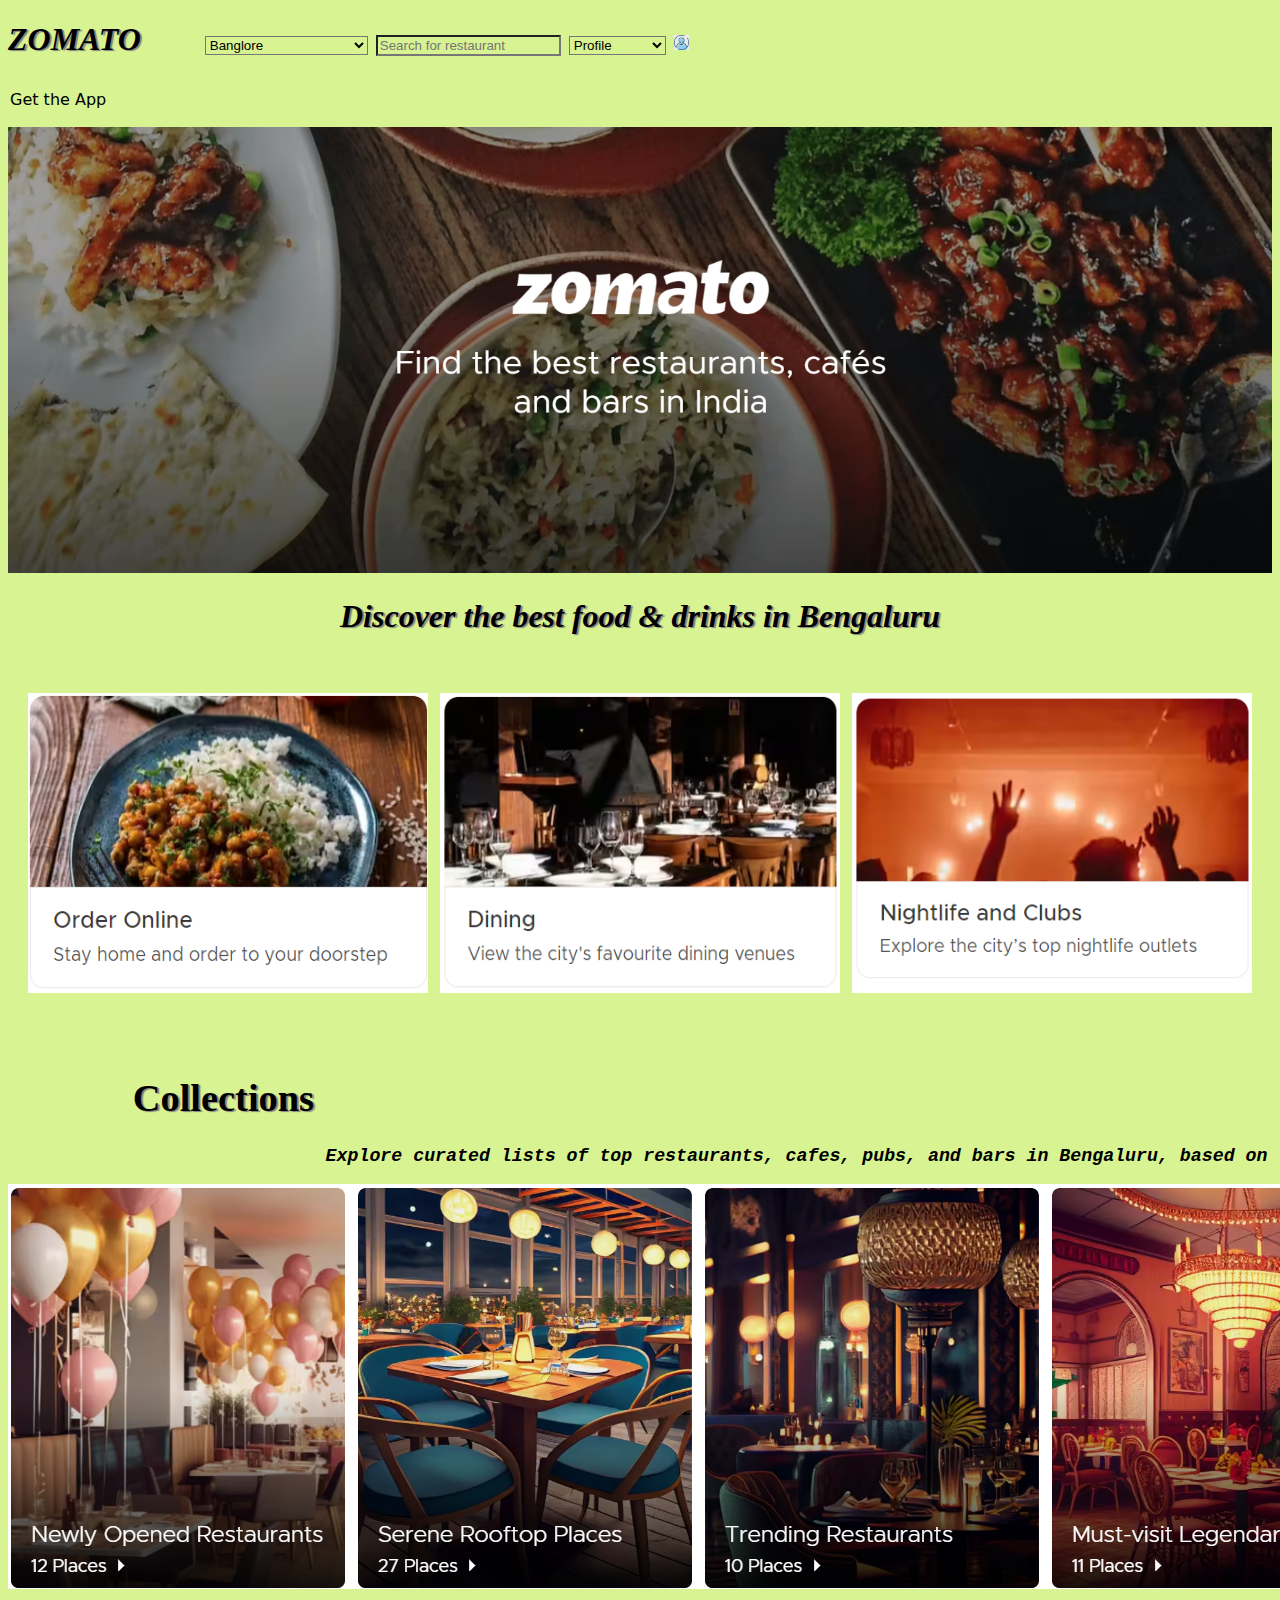
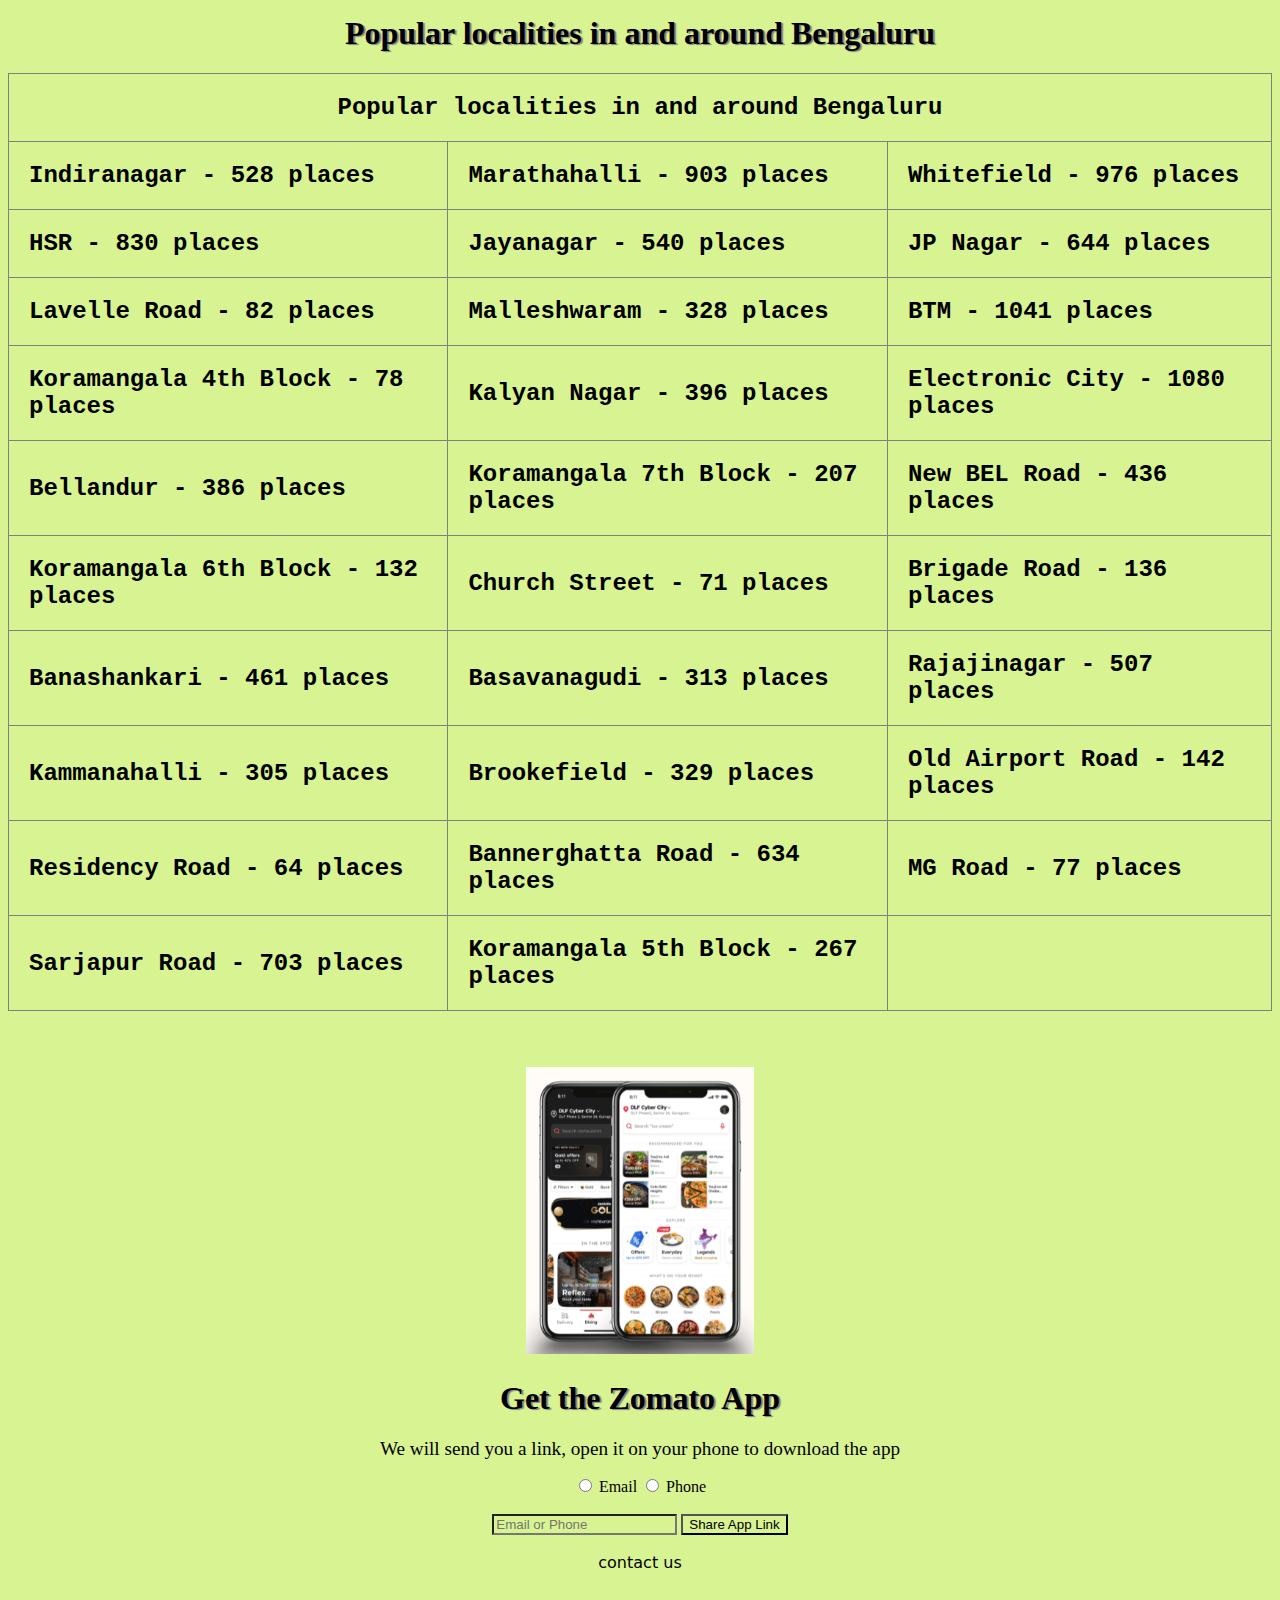
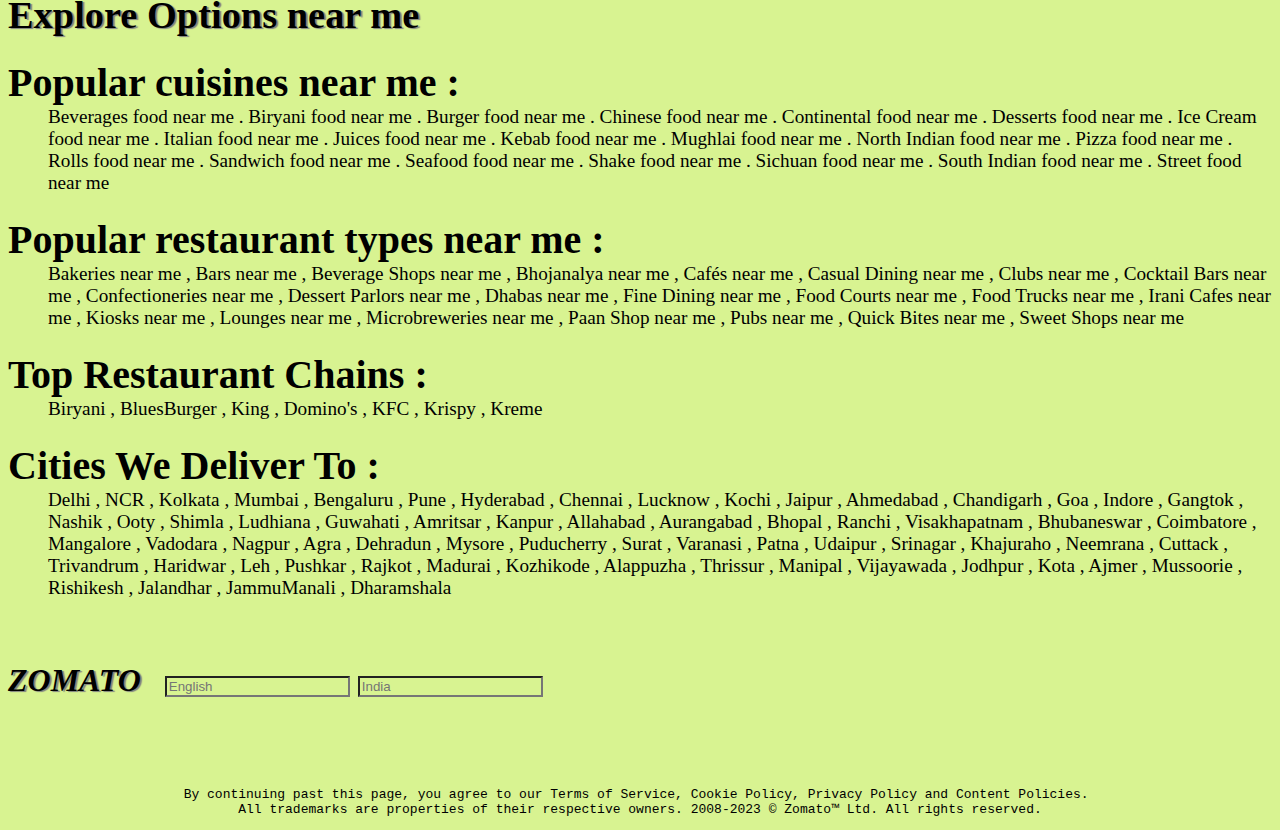
<file: home.html>
<!DOCTYPE html>
<html lang="en">
<head>
    <meta charset="UTF-8">
    <meta name="viewport" content="width=device-width, initial-scale=1.0">
    <title>Welcome to Zomato</title>
    <link rel="stylesheet" href="home.css">
    <link rel="icon" href="zoicon.ico">
</head>
<body>
    <h1><i><b><a href="zomato.html" style="text-decoration: none;">ZOMATO</a>&nbsp;&nbsp;&nbsp;&nbsp;&nbsp;&nbsp;&nbsp;
        <td>
        <select>
            <option>Banglore</option>
            <option>Detect Current Location</option>
            <option>Add New Address</option>
        </select>
        <input type="search" placeholder="Search for restaurant">
    <td>
        <select>
            <option>Profile</option>
            <option>Notifications</option>
            <option>Bookmarks</option>
            <option>Reviews</option>
            <option>Network</option>
            <option>Find Friends</option>
            <option>Settings</option>
            <option>Log Out</option>
        </select>
    </td>
    <img src="prof.png" alt="" height="15px" width="15px" id="prof"></p></b></i></h1>
    <p><a href="https://play.google.com/store/apps/details?id=com.application.zomato&pcampaignid=web_share" target="_blank" id="link">Get the App</a> &nbsp;&nbsp;&nbsp;&nbsp;
    <br><br>
    <img src="zomato2.png" width="100%" alt="Welcome to Zomato Kitchen"><br>
    <h1><i><center>Discover the best food & drinks in Bengaluru</center></i></h1><br><br>
    <center>
        <a href="order.html" target="_self"><img src="online.png" height="300px" width="400px" alt="Order Onlone"></a>&nbsp;&nbsp;
        <a href="dining.html" target="_self"><img src="dining.png" height="300px" width="400px" alt="Book a Table"></a>&nbsp;&nbsp;
        <a href="nightlife.html" target="_self"><img src="nightlight.png" height="300px" width="400px" alt="Nightlight Club"></a>
    </center><br><br><br>
    <big>
        <pre><h1>             Collections</h1><h3><i>                             Explore curated lists of top restaurants, cafes, pubs, and bars in Bengaluru, based on trends</i></h3></pre>
    </big>
    <a href=""><center><img src="collections.png" alt="Make your dining"></center></a>
    <p><center><b><h1>Popular localities in and around Bengaluru</h1></b></center></p>
    <center><h2>
    <table border>
        <tr>
            <th colspan="3">Popular localities in and around Bengaluru</th>
        </tr>
        <tr>
            <td>Indiranagar - 528 places</td>
            <td>Marathahalli - 903 places</td>
            <td>Whitefield - 976 places</td>           
        </tr>
        <tr>
            <td>HSR - 830 places</td>
            <td>Jayanagar - 540 places</td>
            <td>JP Nagar - 644 places</td>           
        </tr>
        <tr>
            <td>Lavelle Road - 82 places</td>
            <td>Malleshwaram - 328 places</td>
            <td>BTM - 1041 places</td>      
        </tr>
        <tr>
            <td>Koramangala 4th Block - 78 places</td>
            <td>Kalyan Nagar - 396 places</td>
            <td>Electronic City - 1080 places</td>  
        </tr>
        <tr>
            <td>Bellandur - 386 places</td>
            <td>Koramangala 7th Block - 207 places</td>
            <td>New BEL Road - 436 places</td>    
        </tr>
        <tr>
            <td>Koramangala 6th Block - 132 places</td>
            <td>Church Street - 71 places</td>
            <td>Brigade Road - 136 places</td>  
        </tr>
        <tr>
            <td>Banashankari - 461 places</td>
            <td>Basavanagudi - 313 places</td>
            <td>Rajajinagar - 507 places</td> 
        </tr>
        <tr>
            <td>Kammanahalli - 305 places</td>
            <td>Brookefield - 329 places</td>
            <td>Old Airport Road - 142 places</td>
        </tr>
        <tr>
            <td>Residency Road - 64 places</td>
            <td>Bannerghatta Road - 634 places</td>
            <td>MG Road - 77 places</td>
        </tr>
        <tr>
            <td>Sarjapur Road - 703 places</td>
            <td>Koramangala 5th Block - 267 places</td>
        </tr>
    </table></h2></center><br><br>
    <center>
    <img src="mobile.png" alt="mobile App">
    <h1>Get the Zomato App</h1>
    <p><big>We will send you a link, open it on your phone to download the app</big></p>
    <input type="radio" name="select">
    <label for="select">Email</label>
    <input type="radio" name="select">
    <label for="select">Phone</label><br><br>
    <input type="text" id="select" placeholder="Email or Phone">
    <a href="https://play.google.com/store/apps/details?id=com.application.zomato&pcampaignid=web_share" target="_blank"><Button col>Share App Link</Button></a><br><br>
    <a href="mailto:zomato123@gmail.com" target="_blank" id="link">contact us</a>
    </center>
    <p><big><h1><b>Explore Options near me</h1></b></big></p>
    <big>
        <dl>
            <dt><b>Popular cuisines near me :</b></dt>
            <dd>Beverages food near me . Biryani food near me . Burger food near me . Chinese food near me . Continental food near me . Desserts food near me . Ice Cream food near me . Italian food near me . Juices food near me . Kebab food near me . Mughlai food near me . North Indian food near me . Pizza food near me . Rolls food near me . Sandwich food near me . Seafood food near me . Shake food near me . Sichuan food near me . South Indian food near me . Street food near me</dd><br>
            <dt><b>Popular restaurant types near me :</b></dt>
            <dd>Bakeries near me , Bars near me , Beverage Shops near me , Bhojanalya near me , Cafés near me , Casual Dining near me , Clubs near me , Cocktail Bars near me , Confectioneries near me , Dessert Parlors near me , Dhabas near me , Fine Dining near me , Food Courts near me , Food Trucks near me , Irani Cafes near me , Kiosks near me , Lounges near me , Microbreweries near me , Paan Shop near me , Pubs near me , Quick Bites near me , Sweet Shops near me</dd><br>
            <dt><b>Top Restaurant Chains :</b></dt>
            <dd>Biryani , BluesBurger , King , Domino's , KFC , Krispy , Kreme</dd><br>
            <dt><b>Cities We Deliver To :</b></dt>
            <dd>Delhi , NCR , Kolkata , Mumbai , Bengaluru , Pune , Hyderabad , Chennai , Lucknow , Kochi , Jaipur , Ahmedabad , Chandigarh , Goa , Indore , Gangtok , Nashik , Ooty , Shimla , Ludhiana , Guwahati , Amritsar , Kanpur , Allahabad , Aurangabad , Bhopal , Ranchi , Visakhapatnam , Bhubaneswar , Coimbatore , Mangalore , Vadodara , Nagpur , Agra , Dehradun , Mysore , Puducherry , Surat , Varanasi , Patna , Udaipur , Srinagar , Khajuraho , Neemrana , Cuttack , Trivandrum , Haridwar , Leh , Pushkar , Rajkot , Madurai , Kozhikode , Alappuzha , Thrissur , Manipal , Vijayawada , Jodhpur , Kota , Ajmer , Mussoorie , Rishikesh , Jalandhar , JammuManali , Dharamshala</dd>
        </dl>
    </big><br>
    <h1><i><b><a href="zomato.html" style="text-decoration: none;">ZOMATO</a></b></i>&nbsp;&nbsp;
        <input list="lang" placeholder="English">
        <datalist id="lang">
            <option>English</option>
            <option>Telugu</option>
            <option>Hindi</option>
            <option>Kannada</option>
            <option>Tamil</option>
            <option>Malayalam</option>
        </datalist>
        <input list="country" placeholder="India">
        <datalist id="country">
            <option>USA</option>
            <option>Japan</option>
            <option>China</option>
            <option>England</option>
            <option>Srilanka</option>
            <option>Germany</option>
        </datalist></h1>
    <br><br><br>
    <pre><center>By continuing past this page, you agree to our Terms of Service, Cookie Policy, Privacy Policy and Content Policies. 
All trademarks are properties of their respective owners. 2008-2023 © Zomato™ Ltd. All rights reserved.</center></pre>
</body>
</html>
</file>
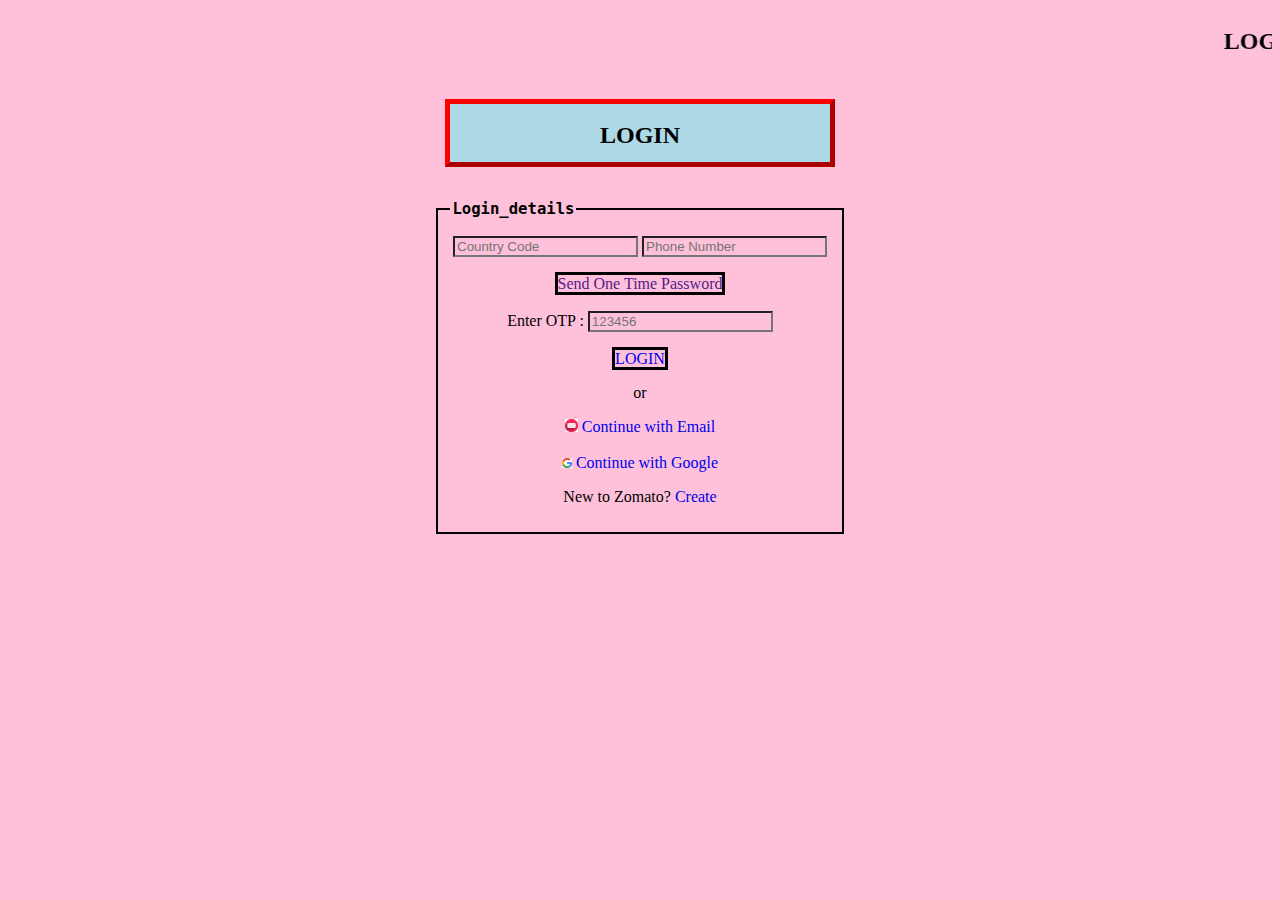
<file: login.html>
<!DOCTYPE html>
<html lang="en">
<head>
    <meta charset="UTF-8">
    <meta name="viewport" content="width=device-width, initial-scale=1.0">
    <title>Login to your Account - ZOMATO</title>
    <link rel="stylesheet" href="log_sign.css">
    <link rel="icon" href="zoicon.ico" >
</head>
<body>
<center>
    <marquee behavior="" direction="left"><h2>LOGIN TO YOUR ZOMATO ACCOUNT</h2></marquee>
    <h2 id="head">LOGIN</h2>
    <form action="home.html">
        <fieldset>
            <legend><pre><big><b>Login_details</b></big></pre></legend>
            <input list="country" placeholder="Country Code">
            <datalist id="country">
                <option>+91</option>
                <option>+93</option>
                <option>+64</option>
                <option>+55</option>
            </datalist>
            <input type="text" placeholder="Phone Number" pattern="[6-9]{1}[0-9]{9}"><br><br>
            <a href="" id="but">Send One Time Password</a><br><br>
            <label for="otp">Enter OTP : </label><input type="text" id="otp" pattern="[0-9]{6}" placeholder="123456"><br><br>
            <a href="home.html" id="but">LOGIN</a>
            <p>or</p>
            <a href="https://mail.google.com/mail/" id="bot"><img src="email.jpg" height="13px" width="13px" alt="img"> Continue with Email</a><br><br>
            <a href="https://myaccount.google.com/" id="bot"><img src="google.png" height="10px" width="10px" alt="img"> Continue with Google</a><br>
            <p>New to Zomato? <a href="signup.html" id="bot">Create</a> </p>
        </fieldset>
    </form>
</center>
</body>
</html>
</file>
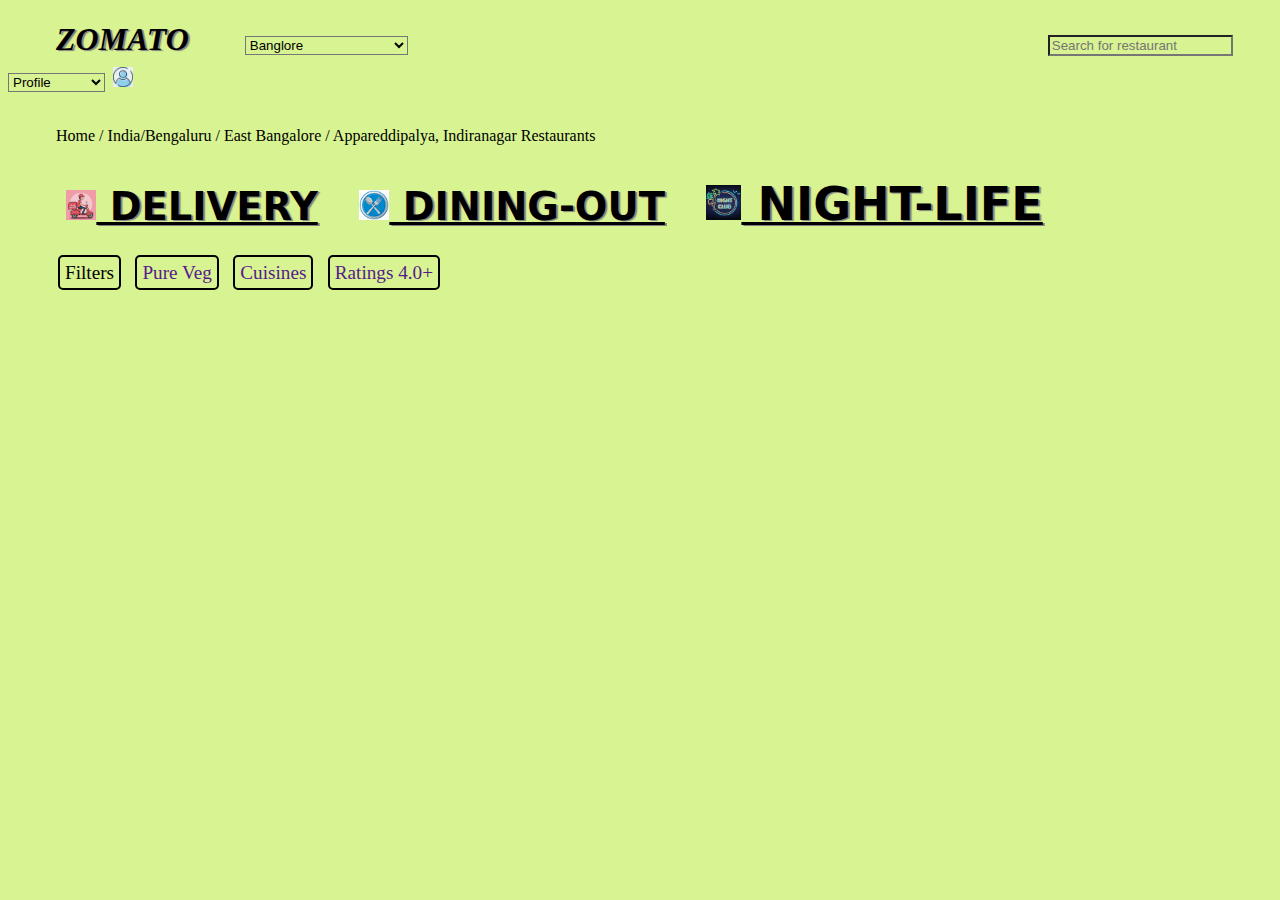
<file: nightlife.html>
<!DOCTYPE html>
<html lang="en">
<head>
    <meta charset="UTF-8">
    <meta name="viewport" content="width=device-width, initial-scale=1.0">
    <title>Delivery at your Door Step</title>
    <link rel="icon" href="zoicon.ico" >
    <link rel="stylesheet" href="home.css">
</head>
<body>
    <h1><i><b>&nbsp;&nbsp;&nbsp;&nbsp;&nbsp;&nbsp;<a href="home.html">ZOMATO</a>&nbsp;&nbsp;&nbsp;&nbsp;&nbsp;&nbsp;<td>
        <select>
            <option>Banglore</option>
            <option>Detect Current Location</option>
            <option>Add New Address</option>
        </select>
        <input type="search" placeholder="Search for restaurant" style="margin-left:50%;">
    </td>
        <td>
        <select>
            <option>Profile</option>
            <option>Notifications</option>
            <option>Bookmarks</option>
            <option>Reviews</option>
            <option>Network</option>
            <option>Find Friends</option>
            <option>Settings</option>
            <option>Log Out</option>
        </select>
    </td>
    <img src="prof.png" alt="" height="20px" width="20px"></p></b></i></h1>
    <p>&nbsp;&nbsp;&nbsp;&nbsp;&nbsp;&nbsp;&nbsp;&nbsp;&nbsp;&nbsp;&nbsp;&nbsp;<a href="home.html">Home</a> / India/Bengaluru / East Bangalore / Appareddipalya, Indiranagar Restaurants</p>
    <h1><big><pre>&nbsp;&nbsp;&nbsp;<u><a href="order.html" target="_self" id="link"><img src="delivery.png" alt="" height="30px" width="30px">&nbsp;DELIVERY</a></u>  <u><a href="dining.html" target="_self" id="link"><img src="dining1.jpg" alt="" height="30px" width="30px">&nbsp;DINING-OUT</a></u>  <u><a href="nightlife.html" target="_self" id="link"><img src="club.png" alt="" height="35px" width="35px"><big>&nbsp;NIGHT-LIFE</big></a></u></pre></big></h1>
    <p style="margin-left: 50px;"><big><a href="filters.html" class="fil">Filters</a>&nbsp;&nbsp;&nbsp;<a href="" class="fil">Pure Veg</a>&nbsp;&nbsp;&nbsp;<a href="" class="fil">Cuisines</a>&nbsp;&nbsp;&nbsp;<a href="" class="fil">Ratings 4.0+</a></big></p>
</body>
</html>
</file>
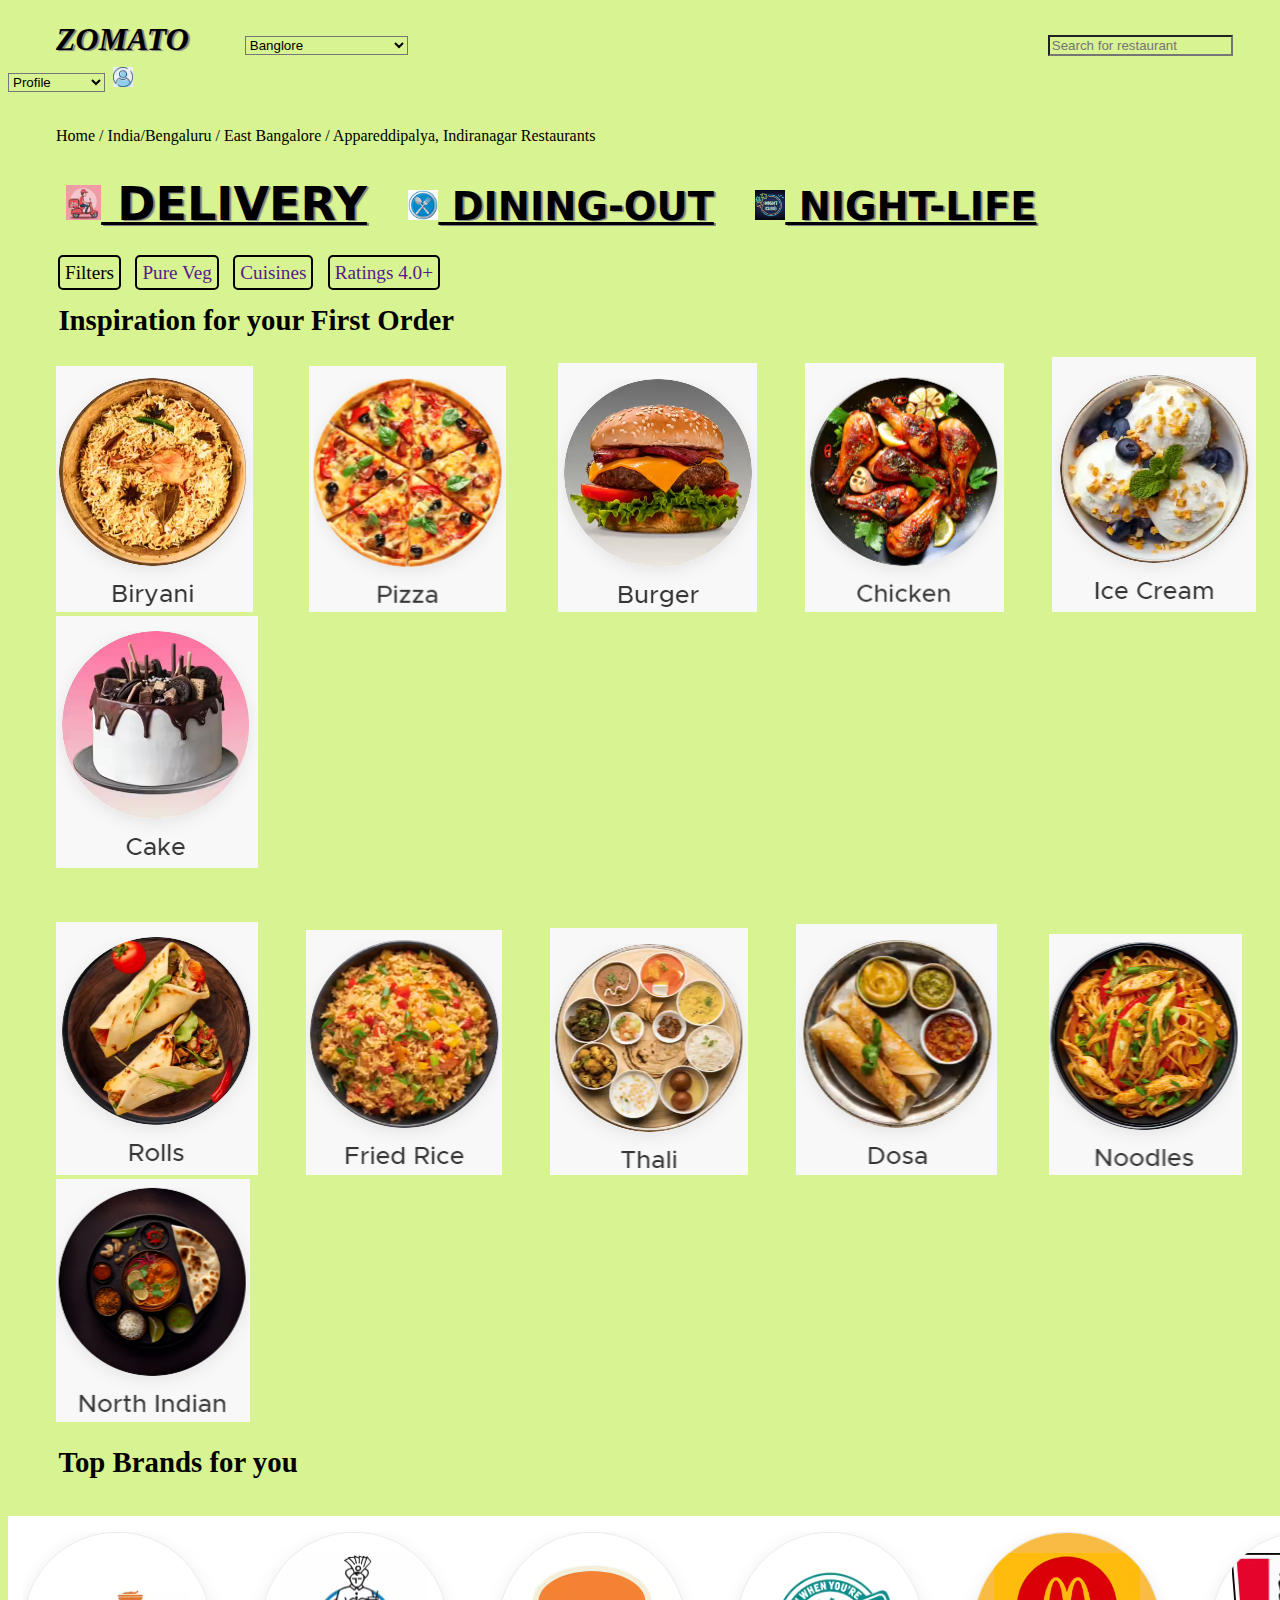
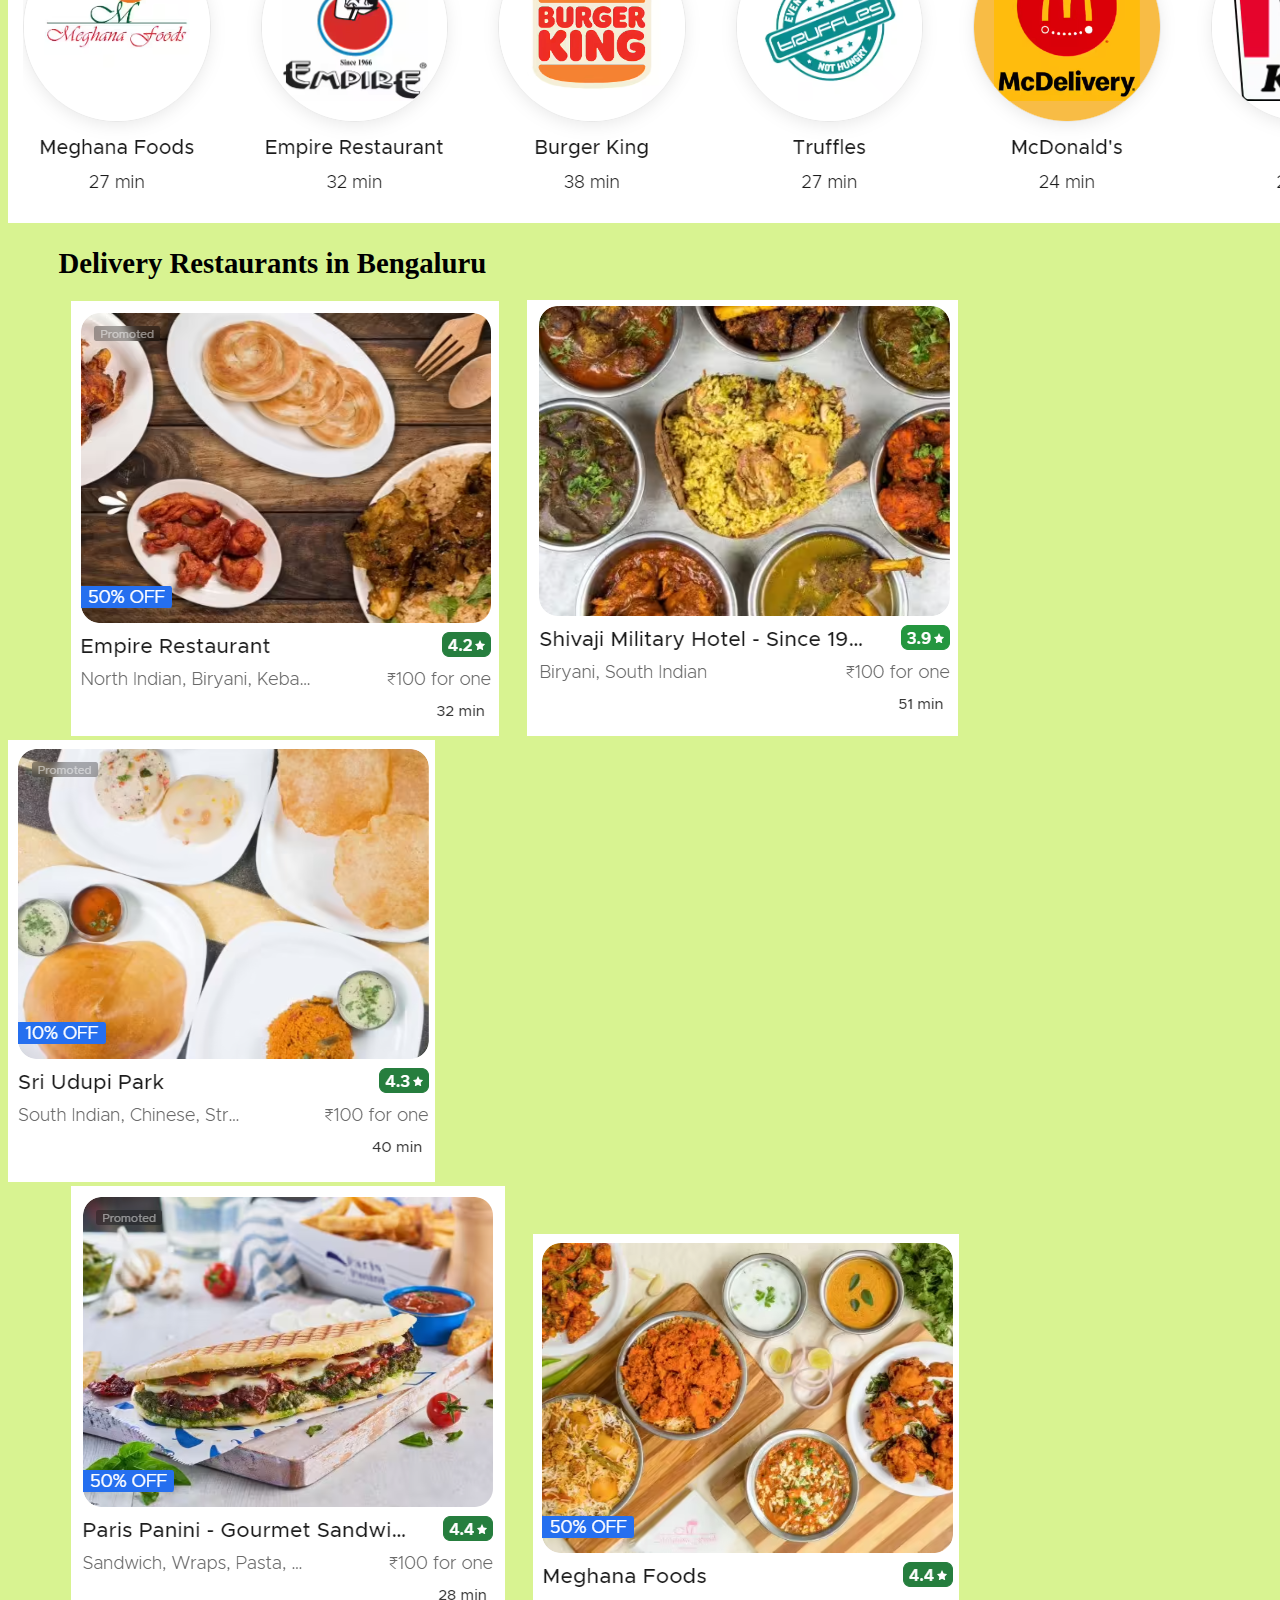
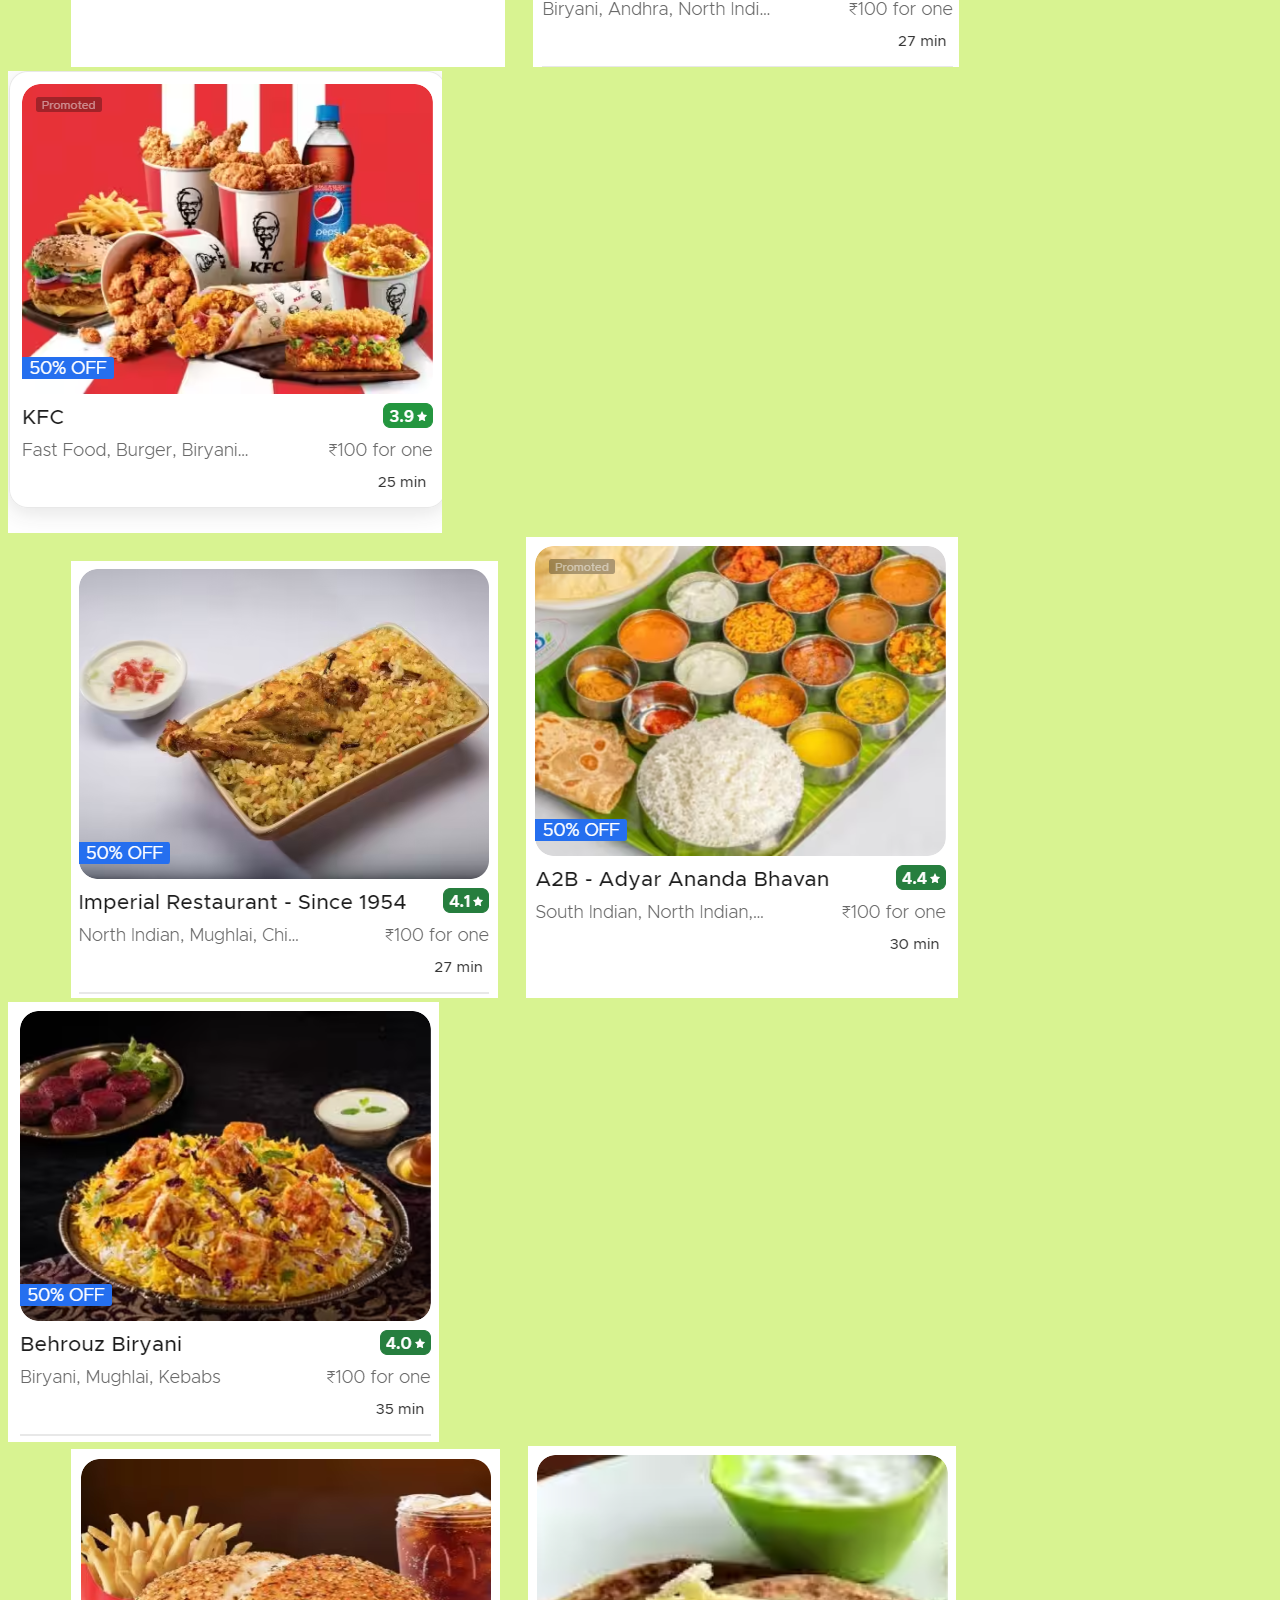
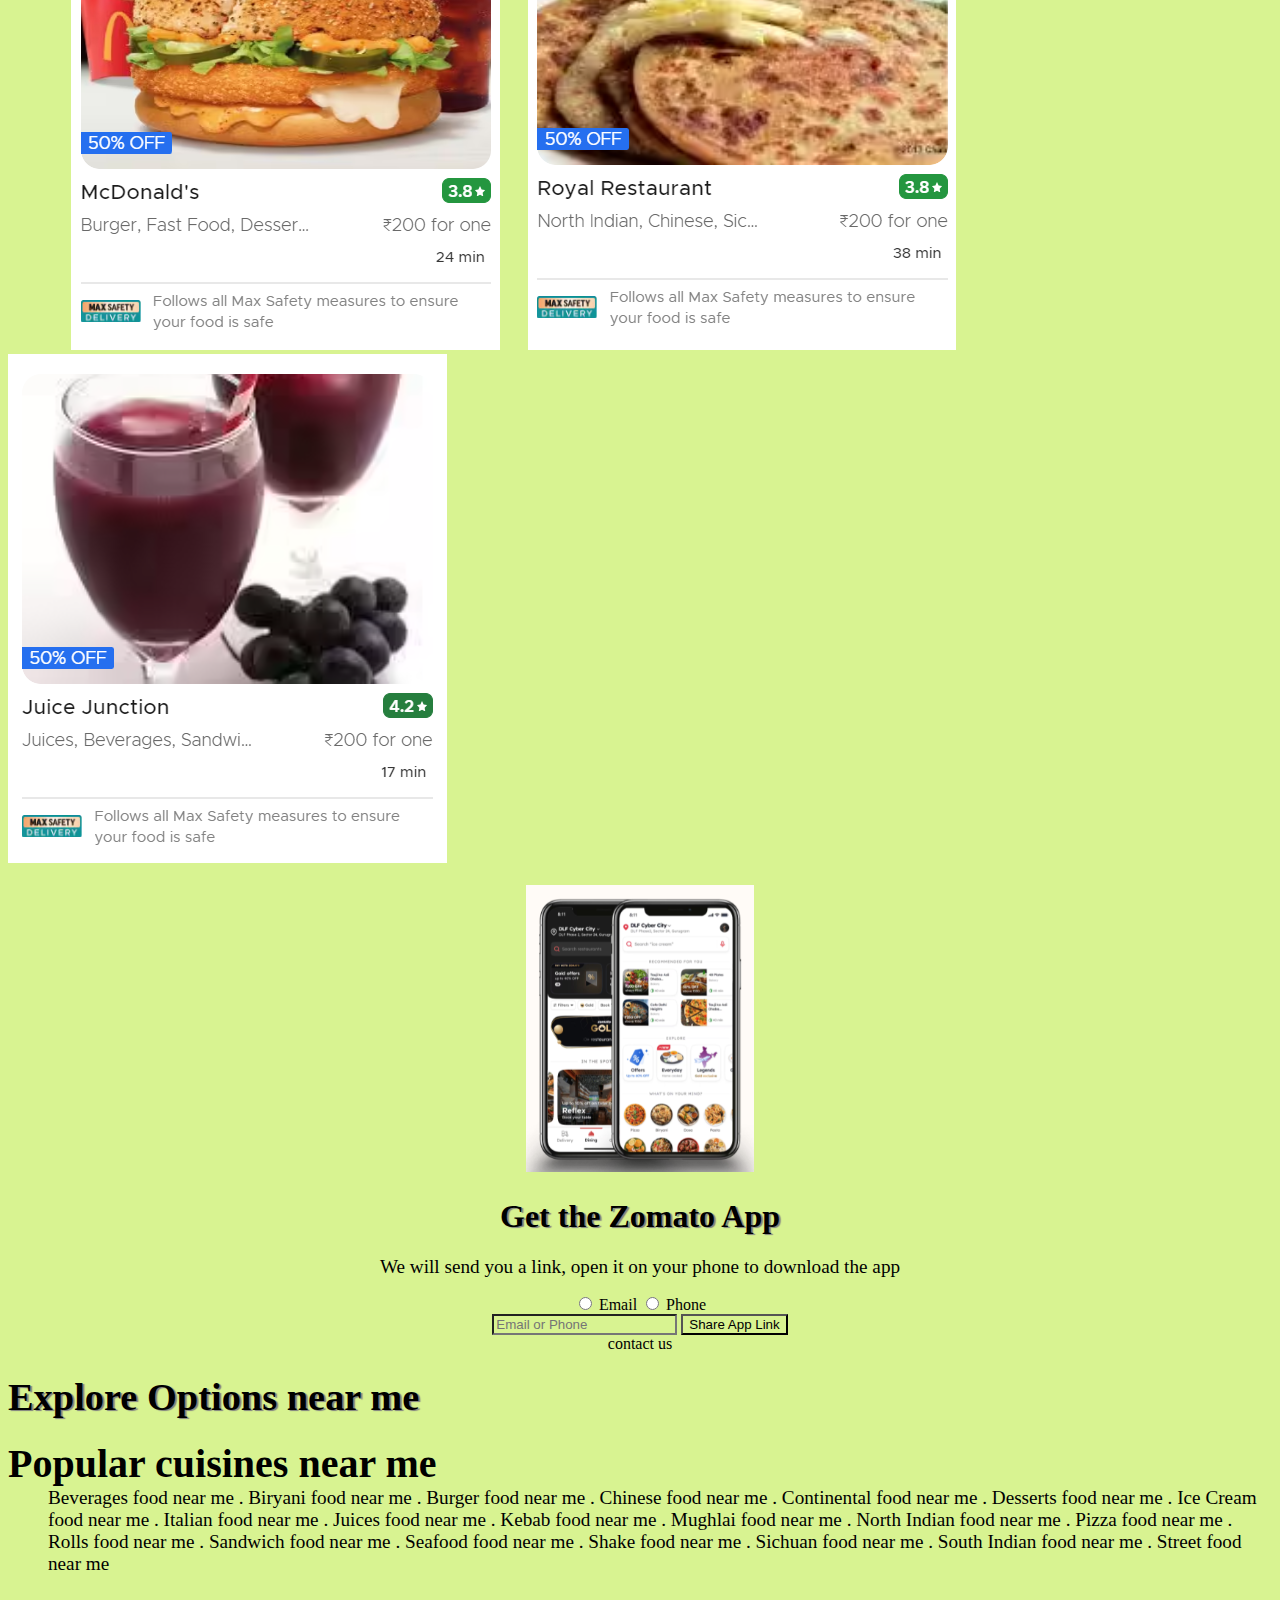
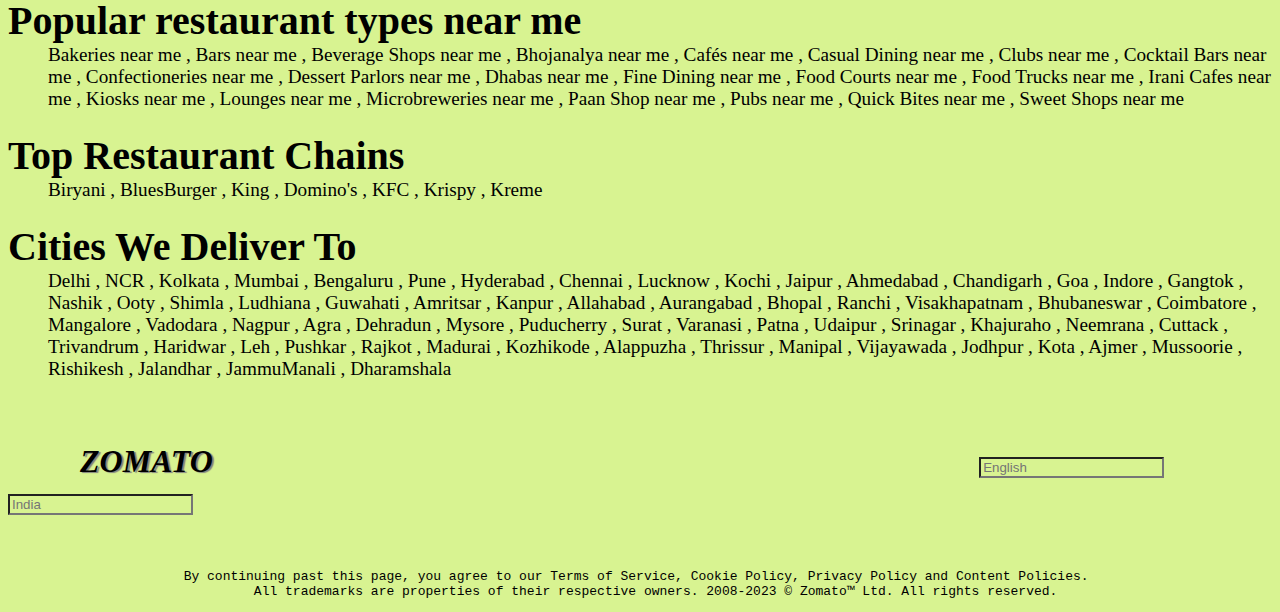
<file: order.html>
<!DOCTYPE html>
<html lang="en">
<head>
    <meta charset="UTF-8">
    <meta name="viewport" content="width=device-width, initial-scale=1.0">
    <title>Delivery at your Door Step</title>
    <link rel="icon" href="zoicon.ico" >
    <link rel="stylesheet" href="home.css">
</head>
<body>
    <h1><i><b>&nbsp;&nbsp;&nbsp;&nbsp;&nbsp;&nbsp;<a href="home.html">ZOMATO</a>&nbsp;&nbsp;&nbsp;&nbsp;&nbsp;&nbsp;<td>
        <select>
            <option>Banglore</option>
            <option>Detect Current Location</option>
            <option>Add New Address</option>
        </select>
        <input type="search" placeholder="Search for restaurant" style="margin-left:50%;">
    </td>
    <td>
        <select>
            <option>Profile</option>
            <option>Notifications</option>
            <option>Bookmarks</option>
            <option>Reviews</option>
            <option>Network</option>
            <option>Find Friends</option>
            <option>Settings</option>
            <option>Log Out</option>
        </select>
    </td>
    <img src="prof.png" alt="" height="20px" width="20px" id="prof"></p></b></i></h1>
    <p>&nbsp;&nbsp;&nbsp;&nbsp;&nbsp;&nbsp;&nbsp;&nbsp;&nbsp;&nbsp;&nbsp;&nbsp;<a href="home.html">Home</a> / India/Bengaluru / East Bangalore / Appareddipalya, Indiranagar Restaurants</p>
    <h1><big><pre>&nbsp;&nbsp;&nbsp;<u><a href="order.html" target="_self" id="link"><img src="delivery.png" alt="" height="35px" width="35px"><big>&nbsp;DELIVERY</big></a></u>  <u><a href="dining.html" target="_self" id="link"><img src="dining1.jpg" alt="" height="30px" width="30px">&nbsp;DINING-OUT</a></u>  <u><a href="nightlife.html" target="_self" id="link"><img src="club.png" alt="" height="30px" width="30px">&nbsp;NIGHT-LIFE</a></u></pre></big></h1>
    <p style="margin-left: 50px;"><big><a href="filters.html" class="fil">Filters</a>&nbsp;&nbsp;&nbsp;<a href="" class="fil">Pure Veg</a>&nbsp;&nbsp;&nbsp;<a href="" class="fil">Cuisines</a>&nbsp;&nbsp;&nbsp;<a href="" class="fil">Ratings 4.0+</a></big></p>
    <h2><big>&nbsp;&nbsp;&nbsp;&nbsp;&nbsp;&nbsp;&nbsp;Inspiration for your First Order</big></h2>
    <p>&nbsp;&nbsp;&nbsp;&nbsp;&nbsp;&nbsp;&nbsp;&nbsp;&nbsp;&nbsp;&nbsp;&nbsp;<a href="biryani.html"><img src="biryani.png" alt=""></a>  &nbsp;&nbsp;&nbsp;&nbsp;&nbsp;&nbsp;&nbsp;&nbsp;&nbsp;&nbsp;&nbsp;&nbsp;  <a href=""><img src="pizza.png" alt=""></a>    &nbsp;&nbsp;&nbsp;&nbsp;&nbsp;&nbsp;&nbsp;&nbsp;&nbsp;&nbsp;&nbsp;&nbsp;<a href=""><img src="burger.png" alt=""></a>&nbsp;&nbsp;&nbsp;&nbsp;&nbsp;&nbsp;&nbsp;&nbsp;&nbsp;&nbsp;&nbsp;&nbsp;<a href=""><img src="chicken.png" alt=""></a>&nbsp;&nbsp;&nbsp;&nbsp;&nbsp;&nbsp;&nbsp;&nbsp;&nbsp;&nbsp;&nbsp;&nbsp;<a href=""><img src="icecream.png" alt=""></a>&nbsp;&nbsp;&nbsp;&nbsp;&nbsp;&nbsp;&nbsp;&nbsp;&nbsp;&nbsp;&nbsp;&nbsp;<a href=""><img src="cake.png" alt=""></a></p><br>
    <p>&nbsp;&nbsp;&nbsp;&nbsp;&nbsp;&nbsp;&nbsp;&nbsp;&nbsp;&nbsp;&nbsp;&nbsp;<a href=""><img src="rolls.png" alt=""></a>&nbsp;&nbsp;&nbsp;&nbsp;&nbsp;&nbsp;&nbsp;&nbsp;&nbsp;&nbsp;&nbsp;&nbsp;<a href=""><img src="friedrice.png" alt=""></a>&nbsp;&nbsp;&nbsp;&nbsp;&nbsp;&nbsp;&nbsp;&nbsp;&nbsp;&nbsp;&nbsp;&nbsp;<a href=""><img src="thali.png" alt=""></a>&nbsp;&nbsp;&nbsp;&nbsp;&nbsp;&nbsp;&nbsp;&nbsp;&nbsp;&nbsp;&nbsp;&nbsp;<a href=""><img src="dosa.png" alt=""></a>  &nbsp;&nbsp;&nbsp;&nbsp;&nbsp;&nbsp;&nbsp;&nbsp;&nbsp;&nbsp;&nbsp;&nbsp;<a href=""><img src="noodles.png" alt=""></a>   &nbsp;&nbsp;&nbsp;&nbsp;&nbsp;&nbsp;&nbsp;&nbsp;&nbsp;&nbsp;&nbsp;&nbsp;<a href=""><img src="north.png" alt=""></a>  </p>
    <h2><big>&nbsp;&nbsp;&nbsp;&nbsp;&nbsp;&nbsp;&nbsp;Top Brands for you</big></h2>
    &nbsp;&nbsp;&nbsp;&nbsp;&nbsp;&nbsp;&nbsp;<img src="brands.png" alt="Brands for yopu">
    <h2><big>&nbsp;&nbsp;&nbsp;&nbsp;&nbsp;&nbsp;&nbsp;Delivery Restaurants in Bengaluru</big></h2>
    <a href="a.png"><img src="a.png" alt="" id="pic"></a>&nbsp;&nbsp;&nbsp;&nbsp;&nbsp;&nbsp;&nbsp;<a href="b.png"><img src="b.png" alt=""></a>&nbsp;&nbsp;&nbsp;&nbsp;&nbsp;&nbsp;&nbsp;<a href="c.png"><img src="c.png" alt=""></a><br>
    <a href="d.png"><img src="d.png" alt="" id="pic"></a>&nbsp;&nbsp;&nbsp;&nbsp;&nbsp;&nbsp;&nbsp;<a href="e.png"><img src="e.png" alt=""></a>&nbsp;&nbsp;&nbsp;&nbsp;&nbsp;&nbsp;&nbsp;<a href="f.png"><img src="f.png" alt=""></a><br>
    <a href="g.png"><img src="g.png" alt="" id="pic"></a>&nbsp;&nbsp;&nbsp;&nbsp;&nbsp;&nbsp;&nbsp;<a href="h.png"><img src="h.png" alt=""></a>&nbsp;&nbsp;&nbsp;&nbsp;&nbsp;&nbsp;&nbsp;<a href="i.png"><img src="i.png" alt=""></a><br>
    <a href="j.png"><img src="j.png" alt="" id="pic"></a>&nbsp;&nbsp;&nbsp;&nbsp;&nbsp;&nbsp;&nbsp;<a href="k.png"><img src="k.png" alt=""></a>&nbsp;&nbsp;&nbsp;&nbsp;&nbsp;&nbsp;&nbsp;<a href="l.png"><img src="l.png" alt=""></a><br>
    <center><br>
        <img src="mobile.png" alt="mobile App">
        <h1>Get the Zomato App</h1>
        <p><big>We will send you a link, open it on your phone to download the app</big></p>
        <input type="radio" name="select">
        <label for="select">Email</label>
        <input type="radio" name="select">
        <label for="select">Phone</label><br>
        <input type="text" id="select" placeholder="Email or Phone">
        <a href="https://play.google.com/store/apps/details?id=com.application.zomato&pcampaignid=web_share" target="_blank"><Button col>Share App Link</Button></a><br>
        <a href="mailto:zomato123@gmail.com" target="_blank">contact us</a>
        </center>
        <p><big><h1><b>Explore Options near me</h1></b></big></p>
        <big>
            <dl>
                <dt><b>Popular cuisines near me</b></dt>
                <dd>Beverages food near me . Biryani food near me . Burger food near me . Chinese food near me . Continental food near me . Desserts food near me . Ice Cream food near me . Italian food near me . Juices food near me . Kebab food near me . Mughlai food near me . North Indian food near me . Pizza food near me . Rolls food near me . Sandwich food near me . Seafood food near me . Shake food near me . Sichuan food near me . South Indian food near me . Street food near me</dd><br>
                <dt><b>Popular restaurant types near me</b></dt>
                <dd>Bakeries near me , Bars near me , Beverage Shops near me , Bhojanalya near me , Cafés near me , Casual Dining near me , Clubs near me , Cocktail Bars near me , Confectioneries near me , Dessert Parlors near me , Dhabas near me , Fine Dining near me , Food Courts near me , Food Trucks near me , Irani Cafes near me , Kiosks near me , Lounges near me , Microbreweries near me , Paan Shop near me , Pubs near me , Quick Bites near me , Sweet Shops near me</dd><br>
                <dt><b>Top Restaurant Chains</b></dt>
                <dd>Biryani , BluesBurger , King , Domino's , KFC , Krispy , Kreme</dd><br>
                <dt><b>Cities We Deliver To</b></dt>
                <dd>Delhi , NCR , Kolkata , Mumbai , Bengaluru , Pune , Hyderabad , Chennai , Lucknow , Kochi , Jaipur , Ahmedabad , Chandigarh , Goa , Indore , Gangtok , Nashik , Ooty , Shimla , Ludhiana , Guwahati , Amritsar , Kanpur , Allahabad , Aurangabad , Bhopal , Ranchi , Visakhapatnam , Bhubaneswar , Coimbatore , Mangalore , Vadodara , Nagpur , Agra , Dehradun , Mysore , Puducherry , Surat , Varanasi , Patna , Udaipur , Srinagar , Khajuraho , Neemrana , Cuttack , Trivandrum , Haridwar , Leh , Pushkar , Rajkot , Madurai , Kozhikode , Alappuzha , Thrissur , Manipal , Vijayawada , Jodhpur , Kota , Ajmer , Mussoorie , Rishikesh , Jalandhar , JammuManali , Dharamshala</dd>
            </dl>
        </big><br>
        <h1><i><b>&nbsp;&nbsp;&nbsp;&nbsp;&nbsp;&nbsp;&nbsp;&nbsp;&nbsp;ZOMATO</b></i>
            <input list="lang" placeholder="English" style="margin-left: 60%;">
            <datalist id="lang">
                <option>English</option>
                <option>Telugu</option>
                <option>Hindi</option>
                <option>Kannada</option>
                <option>Tamil</option>
                <option>Malayalam</option>
            </datalist>
            <input list="country" placeholder="India">
            <datalist id="country">
                <option>USA</option>
                <option>Japan</option>
                <option>China</option>
                <option>England</option>
                <option>Srilanka</option>
                <option>Germany</option>
            </datalist></h1><br>
        <pre><center>By continuing past this page, you agree to our Terms of Service, Cookie Policy, Privacy Policy and Content Policies. 
    All trademarks are properties of their respective owners. 2008-2023 © Zomato™ Ltd. All rights reserved.</center></pre>
</body>
</html>
</file>
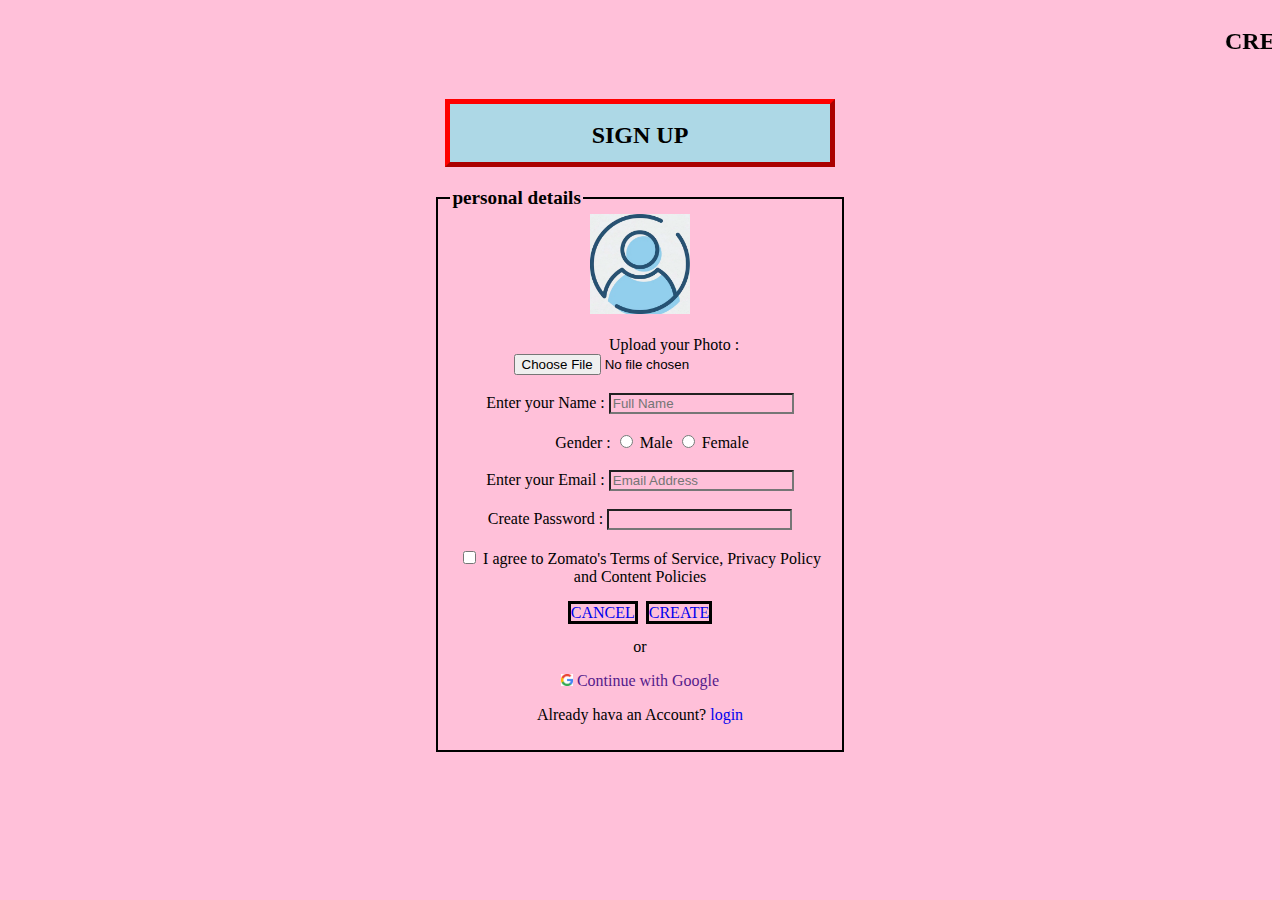
<file: signup.html>
<!DOCTYPE html>
<html lang="en">
<head>
    <meta charset="UTF-8">
    <meta name="viewport" content="width=device-width, initial-scale=1.0">
    <title>Create your Zomato Account</title>
    <link rel="stylesheet" href="log_sign.css">
    <link rel="icon" href="zoicon.ico" >
</head>
<body>
    <center>
        <marquee behavior="" direction="left"><h2>CREATE YOUR ZOMATO ACCOUNT</h2></marquee>
    <h2 id="head">SIGN UP</h2>
    <form action="home.html">
        <fieldset>
            <legend><b><big>personal details</big></b></legend>

            <img src="prof.png" height="100px" width="100px" alt="upload"><br><br>
            <label for="uprofile">&nbsp;&nbsp;&nbsp;&nbsp;&nbsp;&nbsp;&nbsp;&nbsp;&nbsp;&nbsp;&nbsp;&nbsp;&nbsp;&nbsp;&nbsp;&nbsp;  Upload your Photo : </label>
            <input type="file" id="uprofile"><br><br>
            
            <label for="uname">Enter your Name : </label>
            <input type="text" id="uname" pattern="[A-za-z]{3-20}"   placeholder="Full Name" required><br><br>
            <label for="gender" >&nbsp;&nbsp;&nbsp;&nbsp;&nbsp;   Gender : </label>
            <input type="radio" id="m" name="gender" required>
            <label for="m">Male</label>
            <input type="radio" id="fm" name="gender" required>
            <label for="fm">Female</label><br><br>
            <label for="uemail">Enter your Email : </label>
            <input type="email" placeholder="Email Address" id="uemail" required><br><br>
            <label for="password">Create Password : </label>
            <input type="password" name="" id="password"><br><br>

            <input type="checkbox" id="terms" required>
            <label for="terms">I agree to Zomato's Terms of Service, Privacy Policy and Content Policies</label><br><br>
            <a href="index.html" id="but">CANCEL</a>&nbsp;&nbsp;<a href="home.html" id="but">CREATE</a>
            <p>or</p>
            <a href="" id="bot"><img src="google.png" height="12px" width="12px" alt="img">  Continue with Google</a><br>
            <p>Already hava an Account? <a href="login.html" id="bot">login</a></p>
        </fieldset>
    </form>
    </center>
</body>
</html>
</file>
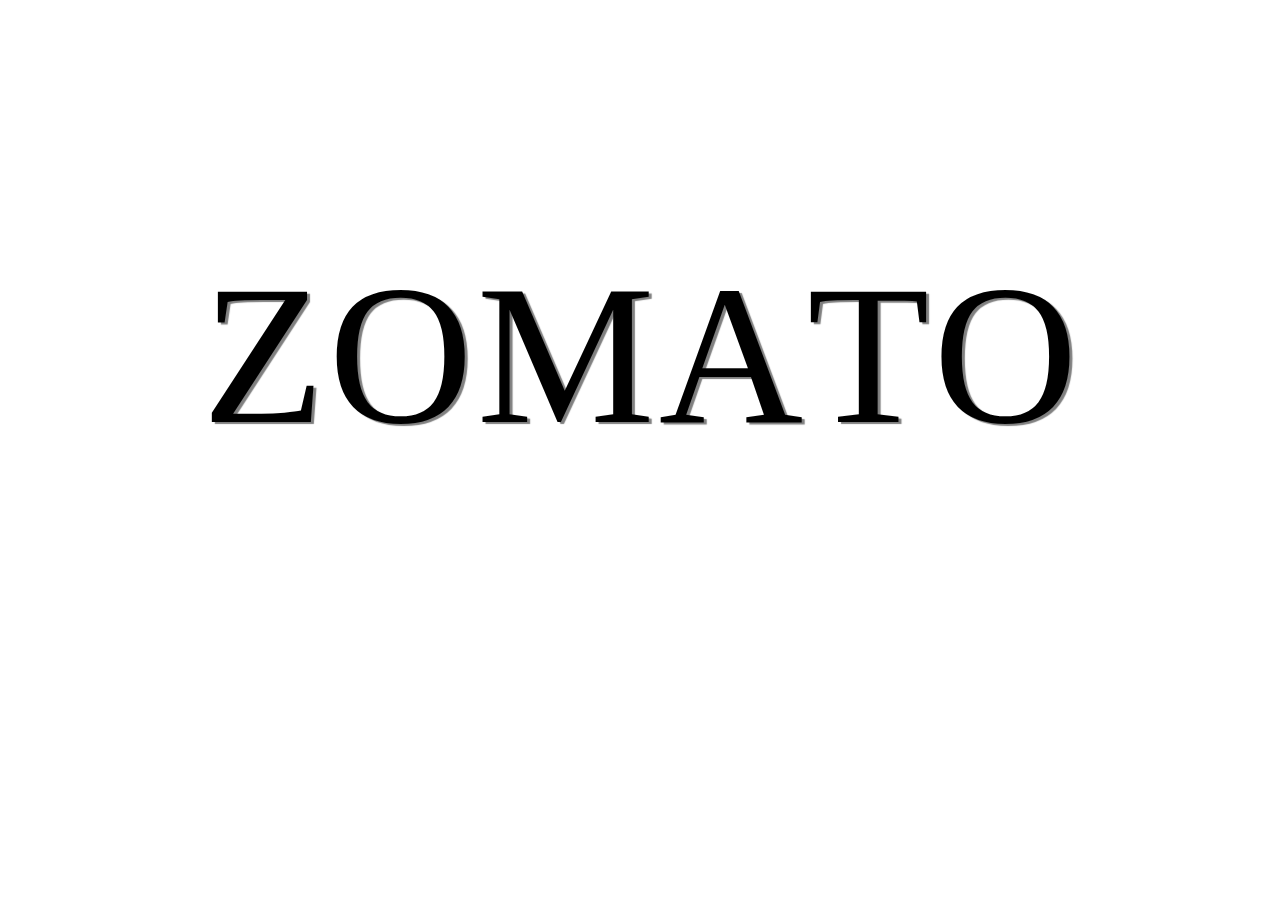
<file: zomato.html>
<!DOCTYPE html>
<html lang="en">
<head>
    <meta charset="UTF-8">
    <meta name="viewport" content="width=device-width, initial-scale=1.0">
    <title>ZOMATO</title>
    <link rel="icon" href="zoicon.ico" >
</head>
<STYle>
    *{
        margin-top: 120px;
        text-shadow: 3px 2px 1px grey;
    }
    span{
        font-size: 200px;
    }
    #z{
            animation-name: z;
            animation-duration:5s;
            position: relative;
            animation-iteration-count: infinite;
        }
        @keyframes z{
            0%{color: #1cd72f; bottom: 200px;}
            50%{color: #f836b1;}
            100%{color: #0f4fa8; bottom: 0px;}
        }
        #o{
            animation-name: o;
            animation-duration:5s;
            position: relative;
            animation-iteration-count: infinite;
        }
        @keyframes o{
            0%{color: #035f48;top: 200px;}
            50%{color: #afdb00;}
            100%{color: #e61b1b;top: 0px;}
        }
        #m{
            animation-name: m;
            animation-duration:5s;
            position: relative;
            animation-iteration-count: infinite;
        }
        @keyframes m{
            0%{color: #eb2e11; bottom: 200px;}
            50%{color: #0a11e0;}
            100%{color: #f7fe38; bottom: 0px;}
        }
        #a{
            animation-name: a;
            animation-duration:5s;
            position: relative;
            animation-iteration-count: infinite;
        }
        @keyframes a{
            0%{color: #6cea32;top: 200px;}
            50%{color: #e26601;}
            100%{color: #1e51e7;top: 0px;}
        }
        #t{
            animation-name: t;
            animation-duration:5s;
            position: relative;
            animation-iteration-count: infinite;
        }
        @keyframes t{
            0%{color: #e47702; bottom: 200px;}
            50%{color: #1004b9;}
            100%{color: #019c30; bottom: 0px;}
        }
        #o2{
            animation-name: o2;
            animation-duration:5s;
            position: relative;
            animation-iteration-count: infinite;
        }
        @keyframes o2{
            0%{color: #00a4e5;top: 200px;}
            50%{color: #bf03bc;}
            100%{color: #ee0e0e;top: 0px;}
        }
</STYle>
<body>
    <center>
    <span id="z">Z</span>
    <span id="o">O</span>
    <span id="m">M</span>
    <span id="a">A</span>
    <span id="t">T</span>
    <span id="o2">O</span>
    </center>
</body>
</html>
</file>
<file: home.css>
*{
    background-image: linear-gradient(#d8f391);
}
a:link{
    color: black;
}
a:hover{
    background-color:#BB9CC0;
}
#link{
    padding: 2px;
    text-decoration: none;
    font-family:system-ui, -apple-system, BlinkMacSystemFont, 'Segoe UI', Roboto, Oxygen, Ubuntu, Cantarell, 'Open Sans', 'Helvetica Neue', sans-serif ;
}
table{
    border-collapse: collapse;
}
table tr th,td{
    padding: 20px;
    font-family: 'Courier New', Courier, monospace;
}
h1{
    font-family:Georgia, 'Times New Roman', Times, serif;
    text-shadow: 2px 1px 1px grey;
}
dl dd{
    font-family: Copperplate, Papyrus, fantasy;
}
dl dt{
    font-family: "Brush Script MT";
    font-size: 40px;
}
dl{
    background-color: rgb(100, 196, 159);
}
a{
    text-decoration: none;
}
.fil{
    border: 2px solid black;
    padding: 5px;
    border-radius: 5px;
}
#pic{
    margin-left:5%;
}
</file>
<file: filters.css>
label{
    border: 2px solid black;
    font-family:'Segoe UI', Tahoma, Geneva, Verdana, sans-serif;
}
#hed{
    border: 2px solid #FF90BC;
    width: 50%;
    background-color: #FF90BC;
}
#cus{
    margin-left: 30%; 
    font-family:Georgia, 'Times New Roman', Times, serif;
    font-size: 40px;
    color: brown;
}
#sort{
    border: 2px solid #FF90BC;
    background-color: #9BB8CD;
    width: 50%;
}
#cusin{
    border: 2px solid #000000;
    background-color: #C1F2B0;
    width: 50%;
    padding-bottom: 10px;
}
#rate{
    border: 2px solid #FF90BC;
    background-color: #9BB8CD;
    width: 50%;
}
#cost{
    border: 2px solid #FF90BC;
    background-color:#AFC8AD;
    width: 50%;
}
#ap{
    padding-top: 7px;
    margin-left: 45%;
    text-align: center;
    width:100px;
    height:30px ;
    border: 1px solid black;
    background-color: #3dad68;
}
a{
    text-decoration: none;
}
</file>
<file: log_sign.css>
*{
    background-color:#FFC0D9;
}
fieldset{
border: 2px solid black;
width: 30%;
}
#bot,#but{
text-decoration: none;
}
a:hover{
    background-color:#f2ff00;
}
#head{
    border: 5px outset red;
    background-color: lightblue;    
    text-align: center;
    width: 30%;
    height: 40px;
    padding-top: 18px;
}
#but{
    border:3px solid black ;
    font-family: cursive;
}
</file>
